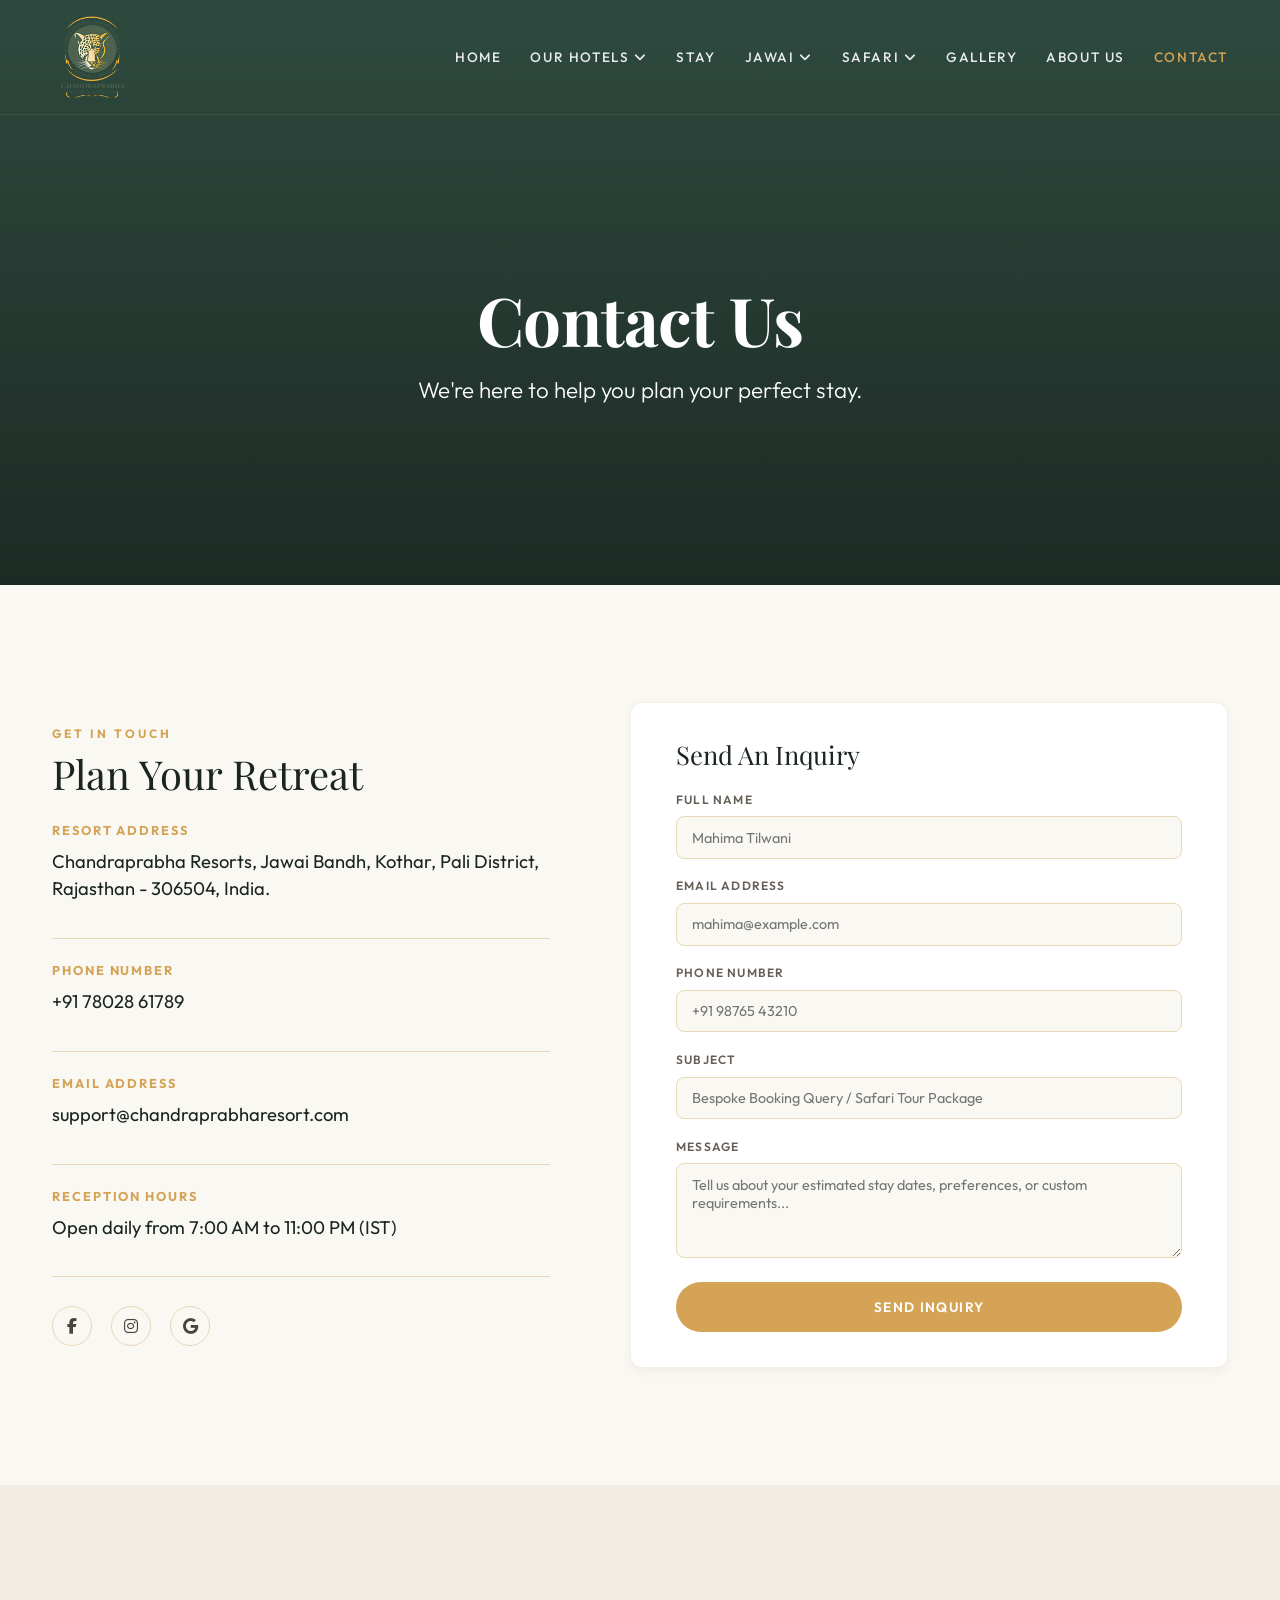
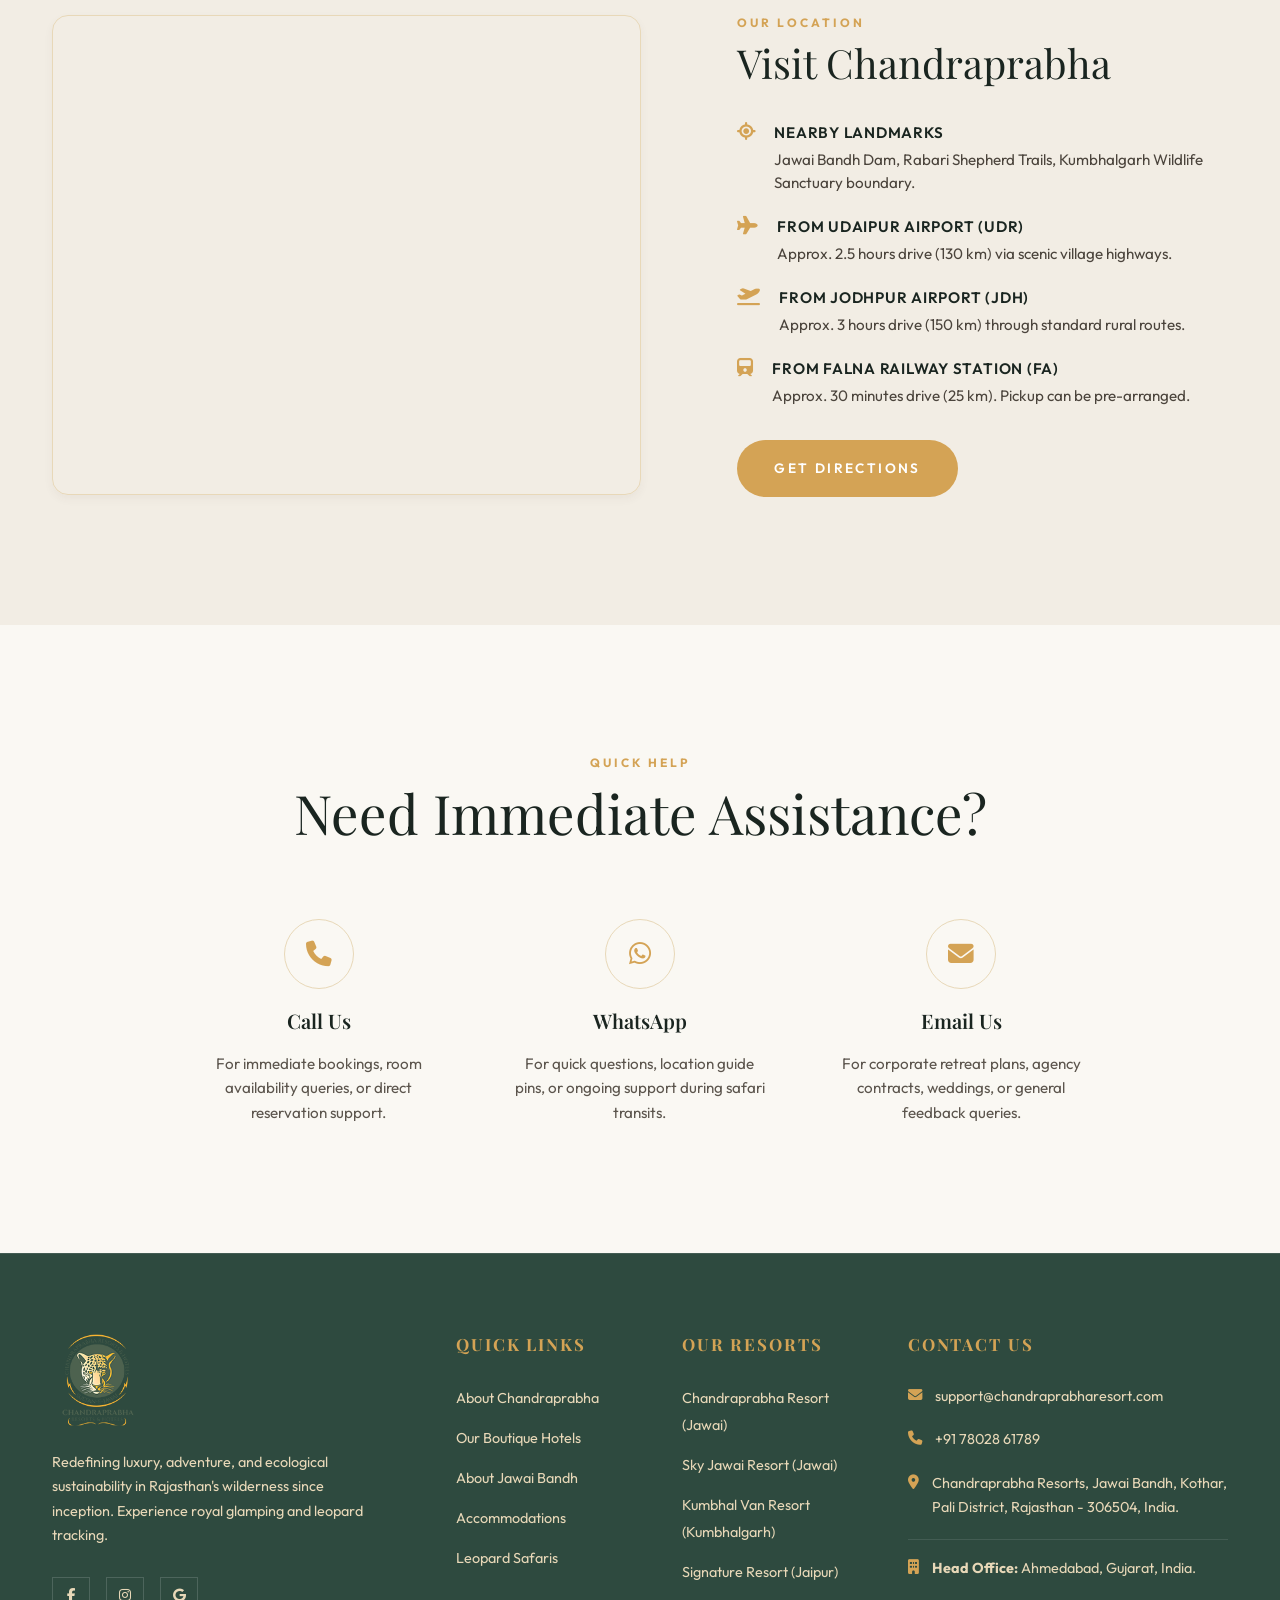
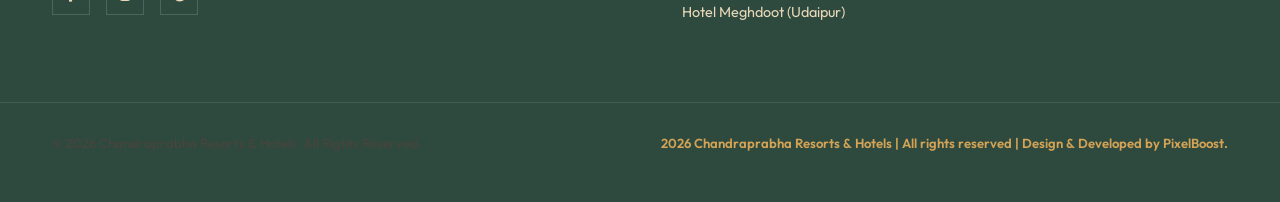
<file: contact.html>
<!DOCTYPE html>
<html lang="en">

<head>
    <meta charset="UTF-8">
    <meta name="viewport" content="width=device-width, initial-scale=1.0">
    <title>Contact Us - Chandraprabha Resorts & Hotels</title>

    <!-- Meta Tags -->
    <meta name="keywords"
        content="contact chandraprabha resort, booking inquiry, jawai resort address, phone number, location map, sustainable luxury stays" />
    <meta name="description"
        content="Get in touch with Chandraprabha Resorts & Hotels. Find our resort address, phone number, Google map location, and send a reservation inquiry." />

    <!-- Google Fonts -->
    <link rel="preconnect" href="https://fonts.googleapis.com">
    <link rel="preconnect" href="https://fonts.gstatic.com" crossorigin>
    <link
        href="https://fonts.googleapis.com/css2?family=Cormorant+Garamond:ital,wght@0,300;0,400;0,500;0,600;0,700;1,300;1,400;1,500;1,600;1,700&family=Outfit:wght@300;400;500;600;700;800&family=Playfair+Display:ital,wght@0,400;0,600;0,700;1,400&display=swap"
        rel="stylesheet">

    <!-- FontAwesome Icons -->
    <link rel="stylesheet" href="https://cdnjs.cloudflare.com/ajax/libs/font-awesome/6.5.2/css/all.min.css"
        integrity="sha512-SnH5WK+bZxgPHs44uWIX+LLJAJ9/2PkPKZ5QiAj6Ta86w+fsb2TkcmfRyVX3pBnMFcV7oQPJkl9QevSCWr3W6A=="
        crossorigin="anonymous" referrerpolicy="no-referrer" />

    <!-- Custom CSS Styles -->
    <link rel="stylesheet" href="style.css">
    <link rel="stylesheet" href="contact.css">
</head>

<body class="contact-destination-page">

    <!-- Header / Navbar -->
    <header class="site-header">
        <div class="main-nav-container">
            <div class="container flex-between">
                <div class="logo">
                    <a href="index.html">
                        <img src="images/chandraprabha-logo.png" alt="Chandraprabha Resorts Logo" class="logo-img">
                    </a>
                </div>

                <nav class="navbar" id="navbar">
                    <ul class="nav-menu">
                        <li><a href="index.html#home" class="nav-link">Home</a></li>
                        <li class="dropdown">
                            <a href="hotels.html" class="nav-link dropdown-toggle">Our Hotels <i
                                    class="fa fa-angle-down"></i></a>
                            <ul class="dropdown-menu">
                                <li><a href="hotels.html#chandraprabha-resort">Chandraprabha Resort</a></li>
                                <li><a href="hotels.html#sky-jawai-resort">Sky Jawai Resort</a></li>
                                <li><a href="hotels.html#kumbhal-van-resort">Kumbhal Van Resort</a></li>
                                <li><a href="hotels.html#signature-resort">Signature Resort</a></li>
                                <li><a href="hotels.html#hotel-meghdoot">Hotel Meghdoot</a></li>
                            </ul>
                        </li>
                        <li><a href="index.html#accommodations" class="nav-link">Stay</a></li>
                        <li class="dropdown">
                            <a href="jawai.html" class="nav-link dropdown-toggle">Jawai <i
                                    class="fa fa-angle-down"></i></a>
                            <ul class="dropdown-menu">
                                <li><a href="jawai.html#essence">Overview</a></li>
                                <li><a href="jawai.html#perspectives">Wildlife</a></li>
                                <li><a href="jawai.html#experiences">Experiences</a></li>
                                <li><a href="jawai.html#seasons">Seasons</a></li>
                                <li><a href="jawai.html#travel-info">Travel Guide</a></li>
                                <li><a href="jawai.html#faq">FAQs</a></li>
                            </ul>
                        </li>
                        <li class="dropdown">
                            <a href="draft_safari.html" class="nav-link dropdown-toggle">Safari <i
                                    class="fa fa-angle-down"></i></a>
                            <ul class="dropdown-menu">
                                <li><a href="draft_safari.html#safari-intro">Wildlife Safari</a></li>
                                <li><a href="draft_safari.html#jawai-experience">The Jawai Experience</a></li>
                                <li><a href="draft_safari.html#safari-experiences">Safari Experiences</a></li>
                                <li><a href="draft_safari.html#wildlife-showcase">Jawai Wildlife</a></li>
                                <li><a href="draft_safari.html#plan-safari">Plan Your Safari</a></li>
                            </ul>
                        </li>
                        <li><a href="gallery.html" class="nav-link">Gallery</a></li>
                        <li><a href="about.html" class="nav-link">About Us</a></li>
                        <li><a href="contact.html" class="nav-link active">Contact</a></li>
                    </ul>
                </nav>
            </div>
        </div>
    </header>

    <!-- HERO SECTION -->
    <section class="contact-hero-banner">
        <div class="contact-hero-bg"
            style="background-image: url('https://images.unsplash.com/photo-1542718610-a1d656d1884c?q=80&w=1600&auto=format&fit=crop8');">
        </div>
        <div class="contact-hero-overlay"></div>

        <div class="container">
            <div class="contact-hero-content">
                <h1>Contact Us</h1>
                <p>We're here to help you plan your perfect stay.</p>
            </div>
        </div>
    </section>

    <!-- SECTION 1 — GET IN TOUCH -->
    <section class="contact-section bg-light-cream contact-section-get-in-touch">
        <div class="container">
            <div class="get-in-touch-grid">
                <!-- Left Column: Contact info -->
                <div class="contact-editorial-info">
                    <div>
                        <span class="contact-eyebrow">GET IN TOUCH</span>
                        <h2 class="contact-heading">Plan Your Retreat</h2>
                    </div>

                    <div class="contact-info-item">
                        <span class="contact-info-label">Resort Address</span>
                        <p class="contact-info-value">Chandraprabha Resorts, Jawai Bandh, Kothar, Pali District,
                            Rajasthan - 306504, India.</p>
                    </div>

                    <div class="contact-info-item">
                        <span class="contact-info-label">Phone Number</span>
                        <p class="contact-info-value"><a href="tel:+917802861789">+91 78028 61789</a></p>
                    </div>

                    <div class="contact-info-item">
                        <span class="contact-info-label">Email Address</span>
                        <p class="contact-info-value"><a
                                href="mailto:support@chandraprabharesort.com">support@chandraprabharesort.com</a></p>
                    </div>

                    <div class="contact-info-item">
                        <span class="contact-info-label">Reception Hours</span>
                        <p class="contact-info-value">Open daily from 7:00 AM to 11:00 PM (IST)</p>
                    </div>

                    <div class="contact-social-icons">
                        <a href="https://www.facebook.com/profile.php?id=61554737843110" target="_blank"
                            class="contact-social-link"><i class="fab fa-facebook-f"></i></a>
                        <a href="https://www.instagram.com/chandraprabharesorts_jawai/" target="_blank"
                            class="contact-social-link"><i class="fab fa-instagram"></i></a>
                        <a href="https://g.co/kgs/aW9tJNs" target="_blank" class="contact-social-link"><i
                                class="fab fa-google"></i></a>
                    </div>
                </div>

                <!-- Right Column: Premium Form -->
                <div class="contact-form-container">
                    <h3 class="contact-form-title">Send An Inquiry</h3>
                    <form id="contact-inquiry-form" class="contact-form-grid">
                        <div class="contact-form-group">
                            <label for="contact-name">Full Name</label>
                            <input type="text" id="contact-name" placeholder="Mahima Tilwani" required>
                        </div>
                        <div class="contact-form-group">
                            <label for="contact-email">Email Address</label>
                            <input type="email" id="contact-email" placeholder="mahima@example.com" required>
                        </div>
                        <div class="contact-form-group">
                            <label for="contact-phone">Phone Number</label>
                            <input type="tel" id="contact-phone" placeholder="+91 98765 43210" required>
                        </div>
                        <div class="contact-form-group">
                            <label for="contact-subject">Subject</label>
                            <input type="text" id="contact-subject"
                                placeholder="Bespoke Booking Query / Safari Tour Package" required>
                        </div>
                        <div class="contact-form-group">
                            <label for="contact-message">Message</label>
                            <textarea id="contact-message"
                                placeholder="Tell us about your estimated stay dates, preferences, or custom requirements..."
                                required></textarea>
                        </div>
                        <button type="submit" class="btn btn-primary contact-submit-btn">Send Inquiry</button>
                    </form>
                </div>
            </div>
        </div>
    </section>

    <!-- SECTION 2 — VISIT CHANDRAPRABHA -->
    <section class="contact-section bg-sand">
        <div class="container">
            <div class="visit-chandraprabha-grid">
                <!-- Left: Rounded Map -->
                <div class="map-container-wrapper">
                    <iframe
                        src="https://www.google.com/maps/embed?pb=!1m18!1m12!1m3!1d14392.355152391216!2d73.15582315!3d25.1018861!2m3!1f0!2f0!3f0!3m2!1i1024!2i768!4f13.1!3m3!1m2!1s0x3942ef3be5b6a715%3A0xc345ee3df767ee83!2sChandraprabha%20Resorts!5e0!3m2!1sen!2sin!4v1714856000000!5m2!1sen!2sin"
                        allowfullscreen="" loading="lazy" referrerpolicy="no-referrer-when-downgrade"></iframe>
                </div>

                <!-- Right: Location Details -->
                <div class="location-details-col">
                    <div>
                        <span class="contact-eyebrow">OUR LOCATION</span>
                        <h2 class="contact-heading">Visit Chandraprabha</h2>
                    </div>

                    <ul class="travel-times-list">
                        <li class="travel-time-item">
                            <i class="fa-solid fa-location-crosshairs travel-time-icon"></i>
                            <div class="travel-time-text">
                                <strong>Nearby Landmarks</strong>
                                <span>Jawai Bandh Dam, Rabari Shepherd Trails, Kumbhalgarh Wildlife Sanctuary
                                    boundary.</span>
                            </div>
                        </li>
                        <li class="travel-time-item">
                            <i class="fa-solid fa-plane travel-time-icon"></i>
                            <div class="travel-time-text">
                                <strong>From Udaipur Airport (UDR)</strong>
                                <span>Approx. 2.5 hours drive (130 km) via scenic village highways.</span>
                            </div>
                        </li>
                        <li class="travel-time-item">
                            <i class="fa-solid fa-plane-departure travel-time-icon"></i>
                            <div class="travel-time-text">
                                <strong>From Jodhpur Airport (JDH)</strong>
                                <span>Approx. 3 hours drive (150 km) through standard rural routes.</span>
                            </div>
                        </li>
                        <li class="travel-time-item">
                            <i class="fa-solid fa-train travel-time-icon"></i>
                            <div class="travel-time-text">
                                <strong>From Falna Railway Station (FA)</strong>
                                <span>Approx. 30 minutes drive (25 km). Pickup can be pre-arranged.</span>
                            </div>
                        </li>
                    </ul>

                    <a href="https://www.google.com/maps/dir/?api=1&destination=Chandraprabha+Resorts,+Jawai+Bandh,+Kothar,+Rajasthan"
                        target="_blank" class="btn btn-primary" style="align-self: flex-start;">Get Directions</a>
                </div>
            </div>
        </div>
    </section>

    <!-- SECTION 3 — NEED IMMEDIATE ASSISTANCE -->
    <section class="contact-section bg-light-cream">
        <div class="container">
            <div class="assistance-centered-content">
                <span class="contact-eyebrow">QUICK HELP</span>
                <h2>Need Immediate Assistance?</h2>

                <div class="assistance-grid">
                    <!-- Option 1: Call -->
                    <div class="assistance-item">
                        <a href="tel:+917802861789" class="assistance-icon-link"><i class="fa-solid fa-phone"></i></a>
                        <h4 class="assistance-item-title">Call Us</h4>
                        <p class="assistance-item-desc">For immediate bookings, room availability queries, or direct
                            reservation support.</p>
                    </div>

                    <!-- Option 2: WhatsApp -->
                    <div class="assistance-item">
                        <a href="https://wa.me/917802861789" target="_blank" class="assistance-icon-link"><i
                                class="fa-brands fa-whatsapp"></i></a>
                        <h4 class="assistance-item-title">WhatsApp</h4>
                        <p class="assistance-item-desc">For quick questions, location guide pins, or ongoing support
                            during safari transits.</p>
                    </div>

                    <!-- Option 3: Email -->
                    <div class="assistance-item">
                        <a href="mailto:support@chandraprabharesort.com" class="assistance-icon-link"><i
                                class="fa-solid fa-envelope"></i></a>
                        <h4 class="assistance-item-title">Email Us</h4>
                        <p class="assistance-item-desc">For corporate retreat plans, agency contracts, weddings, or
                            general feedback queries.</p>
                    </div>
                </div>
            </div>
        </div>
    </section>

    <!-- Success Modal -->
    <div id="success-modal" class="modal">
        <div class="modal-content glassmorphism">
            <span class="close-modal">&times;</span>
            <div class="modal-icon"><i class="fa-solid fa-circle-check"></i></div>
            <h2>Request Submitted Successfully!</h2>
            <p>Thank you for reaching out to Chandraprabha Resorts. Our reservation manager will contact you at your
                phone number and email shortly with tailored packages and custom pricing.</p>
            <button class="btn btn-primary close-modal-btn">Great, thank you</button>
        </div>
    </div>

    <!-- Homepage Booking Modal (Booking modal for direct links click verification) -->
    <div id="homepage-booking-modal" class="hotels-modal">
        <div class="hotels-modal-content">
            <div class="hotels-modal-header">
                <h3>Bespoke Stay Inquiry</h3>
                <p>Begin planning your journey across our luxury boutique collections.</p>
                <button class="homepage-modal-close" aria-label="Close Modal"
                    style="position: absolute; top: 1.8rem; right: 2.4rem; background: transparent; border: none; color: var(--text-light-muted); font-size: 1.5rem; cursor: pointer;">&times;</button>
            </div>
            <div class="hotels-modal-body">
                <form id="homepage-booking-form" class="hotels-booking-form">
                    <div class="hotels-form-row">
                        <div class="hotels-form-group">
                            <label for="home-book-name">Your Full Name</label>
                            <input type="text" id="home-book-name" placeholder="Mahima Tilwani" required>
                        </div>
                        <div class="hotels-form-group">
                            <label for="home-book-email">Email Address</label>
                            <input type="email" id="home-book-email" placeholder="mahima@example.com" required>
                        </div>
                    </div>

                    <div class="hotels-form-row">
                        <div class="hotels-form-group">
                            <label for="home-book-phone">Phone Number</label>
                            <input type="tel" id="home-book-phone" placeholder="+91 98765 43210" required>
                        </div>
                        <div class="hotels-form-group">
                            <label for="home-book-property">Preferred Property</label>
                            <select id="home-book-property" required>
                                <option value="" disabled selected>Select a stay collection</option>
                                <option value="chandraprabha-resort">Chandraprabha Resort (Jawai)</option>
                                <option value="sky-jawai-resort">Sky Jawai Resort (Jawai)</option>
                                <option value="kumbhal-van-resort">Kumbhal Van Resort (Kumbhalgarh)</option>
                                <option value="signature-resort">Signature Resort, Jaipur (Royal Heritage)</option>
                                <option value="hotel-meghdoot">Hotel Meghdoot, Udaipur (City Comfort)</option>
                            </select>
                        </div>
                    </div>

                    <div class="hotels-form-row">
                        <div class="hotels-form-group">
                            <label for="home-book-checkin">Estimated Check-In</label>
                            <input type="date" id="home-book-checkin" required>
                        </div>
                        <div class="hotels-form-group">
                            <label for="home-book-checkout">Estimated Check-Out</label>
                            <input type="date" id="home-book-checkout" required>
                        </div>
                    </div>

                    <div class="hotels-form-row">
                        <div class="hotels-form-group">
                            <label for="home-book-guests">Guests</label>
                            <select id="home-book-guests" required>
                                <option value="1">1 Guest</option>
                                <option value="2" selected>2 Guests</option>
                                <option value="3">3 Guests</option>
                                <option value="4+">4+ Guests</option>
                            </select>
                        </div>
                        <div class="hotels-form-group">
                            <label for="home-book-requests">Safari or Stay Preferences</label>
                            <input type="text" id="home-book-requests"
                                placeholder="Photography gears, Rabari walks, dietary needs">
                        </div>
                    </div>

                    <div class="hotels-form-group full-width" style="margin-top: 1rem;">
                        <button type="submit" class="btn btn-primary home-submit-btn"
                            style="width: 100%; padding: 1rem;">Submit Inquiry</button>
                    </div>
                </form>
            </div>
        </div>
    </div>

    <!-- Footer Section -->
    <footer class="site-footer">
        <div class="container footer-grid">
            <!-- Footer col 1 -->
            <div class="footer-col brand-col">
                <img src="images/chandraprabha-logo.png" alt="Chandraprabha Logo" class="footer-logo">
                <p>Redefining luxury, adventure, and ecological sustainability in Rajasthan's wilderness since
                    inception. Experience royal glamping and leopard tracking.</p>
                <div class="footer-socials">
                    <a href="https://www.facebook.com/profile.php?id=61554737843110" target="_blank"><i
                            class="fab fa-facebook-f"></i></a>
                    <a href="https://www.instagram.com/chandraprabharesorts_jawai/" target="_blank"><i
                            class="fab fa-instagram"></i></a>
                    <a href="https://g.co/kgs/aW9tJNs" target="_blank"><i class="fab fa-google"></i></a>
                </div>
            </div>

            <!-- Footer col 2 -->
            <div class="footer-col">
                <h4>Quick Links</h4>
                <ul class="footer-links">
                    <li><a href="index.html#about">About Chandraprabha</a></li>
                    <li><a href="hotels.html">Our Boutique Hotels</a></li>
                    <li><a href="jawai.html">About Jawai Bandh</a></li>
                    <li><a href="index.html#accommodations">Accommodations</a></li>
                    <li><a href="draft_safari.html">Leopard Safaris</a></li>
                </ul>
            </div>

            <!-- Footer col 3 -->
            <div class="footer-col">
                <h4>Our Resorts</h4>
                <ul class="footer-links">
                    <li><a href="hotels.html#chandraprabha-resort">Chandraprabha Resort (Jawai)</a></li>
                    <li><a href="hotels.html#sky-jawai-resort">Sky Jawai Resort (Jawai)</a></li>
                    <li><a href="hotels.html#kumbhal-van-resort">Kumbhal Van Resort (Kumbhalgarh)</a></li>
                    <li><a href="hotels.html#signature-resort">Signature Resort (Jaipur)</a></li>
                    <li><a href="hotels.html#hotel-meghdoot">Hotel Meghdoot (Udaipur)</a></li>
                </ul>
            </div>

            <!-- Footer col 4 -->
            <div class="footer-col contact-col">
                <h4>Contact Us</h4>
                <p class="contact-item"><i class="fa-solid fa-envelope"></i> <a
                        href="mailto:support@chandraprabharesort.com">support@chandraprabharesort.com</a></p>
                <p class="contact-item"><i class="fa-solid fa-phone"></i> <a href="tel:+917802861789">+91 78028
                        61789</a></p>
                <p class="contact-item"><i class="fa-solid fa-location-dot"></i> <span>Chandraprabha Resorts, Jawai
                        Bandh, Kothar, Pali District, Rajasthan - 306504, India.</span></p>
                <p class="contact-item head-office"><i class="fa-solid fa-building"></i> <span><strong>Head
                            Office:</strong> Ahmedabad, Gujarat, India.</span></p>
            </div>
        </div>

        <div class="footer-bottom">
            <div class="container flex-between">
                <p>&copy; 2026 Chandraprabha Resorts & Hotels. All Rights Reserved.</p>
                <p class="credits">2026 Chandraprabha Resorts & Hotels | All rights reserved | Design & Developed by
                    <a href="https://pixelboost.in">PixelBoost.</a>
                </p>
            </div>
        </div>
    </footer>

    <!-- Core Scripts -->
    <script src="script.js"></script>
    <script src="contact.js"></script>
</body>

</html>
</file>
<file: style.css>
/* ==========================================================================
   CHANDRAPRABHA RESORTS & HOTELS - CUSTOMIZED STYLESHEET
   Aesthetic: Desert Luxury / Golden Yellow & Sand
   ========================================================================== */

/* --- Custom Properties / Design System --- */
:root {
    --bg-dark: #2E4A3F;           /* Forest Green (Brand Theme Accent) */
    --bg-dark-accent: #262019;    /* Dark Charcoal Gold */
    --bg-light: #F2EDE4;          /* Bone White */
    --bg-light-accent: #FAF8F3;   /* Warm Ivory */
    
    /* Golden Yellow Theme replacing green */
    --primary: #D4A355;           /* Safari Gold */
    --primary-hover: #C4903A;     /* Golden Tan */
    --primary-rgb: 212, 163, 85;
    
    --secondary: #C4903A;         /* Golden Tan */
    --accent: #E5A93C;            /* Golden Yellow */
    --accent-hover: #C4903A;
    --accent-rgb: 229, 169, 60;
    
    --white: #FFFFFF;
    --hero-overlay: rgba(0, 0, 0, 0.35);
    --card-bg: #FFFFFF;
    --border-color: #E8D8B8;      /* Soft Sand */
    
    /* Typography */
    --font-heading: 'Playfair Display', Georgia, serif;
    --font-body: 'Outfit', sans-serif;
    
    /* Text colors */
    --text-dark: #4B443C;         /* Charcoal Brown */
    --text-headings: #1A2520;     /* Forest Shadow */
    --text-light: #FFFFFF;
    --text-light-muted: #E8D8B8;  /* Soft Sand */
    
    /* Shadows & Transitions */
    --shadow-sm: 0 4px 10px rgba(75, 68, 60, 0.05);
    --shadow-md: 0 10px 30px rgba(26, 37, 32, 0.08);
    --shadow-lg: 0 20px 50px rgba(26, 37, 32, 0.15);
    --transition-smooth: all 0.5s cubic-bezier(0.16, 1, 0.3, 1);
    --transition-fast: all 0.25s cubic-bezier(0.16, 1, 0.3, 1);
}

/* --- Base & Reset --- */
* {
    margin: 0;
    padding: 0;
    box-sizing: border-box;
}

html {
    scroll-behavior: smooth;
    font-size: 16px;
    -webkit-font-smoothing: antialiased;
}

body {
    font-family: var(--font-body);
    font-size: 1rem;
    line-height: 1.7;
    color: var(--text-dark);
    background-color: var(--bg-light);
    overflow-x: hidden;
}

h1, h2, h3, h4, h5, h6 {
    font-family: var(--font-heading);
    color: var(--text-headings);
    font-weight: 700;
    line-height: 1.25;
}

p {
    margin-bottom: 1.2rem;
    font-weight: 400;
    color: var(--text-dark);
}

a {
    text-decoration: none;
    color: inherit;
    transition: var(--transition-fast);
}

img {
    max-width: 100%;
    height: auto;
    display: block;
}

ul {
    list-style: none;
}

/* --- Utility Classes --- */
.container {
    width: 100%;
    max-width: 1240px;
    margin: 0 auto;
    padding: 0 2rem;
}

.flex-between {
    display: flex;
    justify-content: space-between;
    align-items: center;
}

.grid-2 {
    display: grid;
    grid-template-columns: repeat(2, 1fr);
    gap: 3rem;
}

.grid-3 {
    display: grid;
    grid-template-columns: repeat(3, 1fr);
    gap: 1.5rem; /* Reduced gap */
}

.grid-4 {
    display: grid;
    grid-template-columns: repeat(4, 1fr);
    gap: 1.5rem;
}

.py-large {
    padding: 6rem 0;
}

.py-small-section {
    padding: 3rem 0;
}

/* Viewport height section for Highlights */
.full-height-section {
    min-height: 100vh;
    display: flex;
    align-items: center;
    justify-content: center;
    box-sizing: border-box;
}

.mt-large {
    margin-top: 3rem;
}

.mt-medium {
    margin-top: 1.5rem;
}

.text-center {
    text-align: center;
}

.align-center {
    align-items: center;
}

.section-bg-dark {
    background-color: var(--bg-dark);
    color: var(--text-light);
}

.section-bg-dark h1,
.section-bg-dark h2,
.section-bg-dark h3,
.section-bg-dark p {
    color: var(--text-light);
}

.section-bg-dark p {
    color: var(--text-light-muted);
}

.text-accent {
    color: var(--primary) !important;
}

/* --- Section Header Styles --- */
.section-header {
    margin-bottom: 3.5rem;
}

.sub-title {
    font-family: var(--font-body);
    font-size: 0.85rem;
    font-weight: 700;
    text-transform: uppercase;
    letter-spacing: 0.25rem;
    color: var(--primary);
    display: block;
    margin-bottom: 0.75rem;
}

.section-bg-dark .sub-title {
    color: var(--accent);
}

.section-header h2 {
    font-size: 2.5rem;
    margin-bottom: 1rem;
    color: var(--text-headings);
}

.accent-line {
    width: 60px;
    height: 3px;
    background-color: var(--primary);
    margin-bottom: 1.5rem;
}

.section-bg-dark .accent-line {
    background-color: var(--accent);
}

.accent-line.center {
    margin-left: auto;
    margin-right: auto;
}

.section-desc {
    max-width: 650px;
    margin: 0 auto;
    font-size: 1.1rem;
    color: var(--text-dark);
}

/* --- Button Styles (Elliptical Shape) --- */
.btn {
    display: inline-flex;
    align-items: center;
    justify-content: center;
    padding: 0.95rem 2.2rem;
    font-family: var(--font-body);
    font-size: 0.85rem;
    font-weight: 600;
    text-transform: uppercase;
    letter-spacing: 0.15rem;
    border-radius: 50px; /* ellipse/pill shape */
    border: 2px solid transparent;
    cursor: pointer;
    transition: var(--transition-fast);
}

.btn-primary {
    background-color: var(--primary);
    color: var(--white);
}

.btn-primary:hover {
    background-color: var(--primary-hover);
    transform: translateY(-2px);
    box-shadow: 0 10px 20px rgba(var(--primary-rgb), 0.2);
}

.btn-accent {
    background-color: var(--accent);
    color: var(--white);
}

.btn-accent:hover {
    background-color: var(--accent-hover);
    transform: translateY(-2px);
    box-shadow: 0 10px 20px rgba(var(--accent-rgb), 0.2);
}

.btn-outline {
    background-color: transparent;
    border-color: var(--white);
    color: var(--white);
}

.btn-outline:hover {
    background-color: var(--white);
    color: var(--bg-dark);
    transform: translateY(-2px);
}

.btn-primary-link {
    font-family: var(--font-body);
    font-size: 0.85rem;
    font-weight: 700;
    text-transform: uppercase;
    letter-spacing: 0.1rem;
    color: var(--primary);
    display: inline-flex;
    align-items: center;
    gap: 0.5rem;
}

.btn-primary-link i {
    transition: transform 0.25s ease;
}

.btn-primary-link:hover {
    color: var(--primary-hover);
}

.btn-primary-link:hover i {
    transform: translateX(5px);
}

.btn-block {
    display: flex;
    width: 100%;
}

.btn-sm {
    padding: 0.6rem 1.4rem;
    font-size: 0.75rem;
}

/* --- Header / Navbar --- */
.site-header {
    position: absolute;
    top: 0;
    left: 0;
    width: 100%;
    z-index: 1000;
    transition: var(--transition-smooth);
}

/* Main Nav Container padding adjusted for larger logo size */
.main-nav-container {
    padding: 1rem 0; 
    transition: var(--transition-smooth);
    border-bottom: 1px solid rgba(255,255,255,0.08);
}

/* ── Sticky: white navbar with earthy-green text ── */
.site-header.sticky {
    position: fixed;
    top: 0;
    background-color: #ffffff;
    box-shadow: 0 2px 20px rgba(26, 37, 32, 0.10);
}

.site-header.sticky .main-nav-container {
    padding: 0.5rem 0;
    background-color: rgba(255, 255, 255, 0.97);
    backdrop-filter: blur(12px);
    border-bottom: 1px solid rgba(44, 59, 46, 0.10);
}

.logo-img {
    height: 82px; /* Increased logo size further */
    width: auto;
    display: block;
    transition: var(--transition-smooth);
}

.site-header.sticky .logo-img {
    height: 60px; /* Increased sticky logo size */
}

/* Nav Menu */
.nav-menu {
    display: flex;
    gap: 1.8rem;
}

.nav-link {
    font-family: var(--font-body);
    font-size: 0.85rem;
    font-weight: 500;
    text-transform: uppercase;
    letter-spacing: 0.1rem;
    color: rgba(255, 255, 255, 0.9);
    padding: 0.5rem 0;
    position: relative;
    transition: color 0.25s ease;
}

/* Underline hover effect removed */
.nav-link::after {
    display: none !important;
}

.nav-link:hover, .nav-link.active {
    color: var(--primary);
}

/* Sticky state — earthy green matching logo */
.site-header.sticky .nav-link {
    color: #2C3B2E;   /* earthy forest green — logo palette */
}

.site-header.sticky .nav-link:hover,
.site-header.sticky .nav-link.active {
    color: var(--primary);  /* golden on hover stays the same */
}

/* Mobile hamburger bars go dark on white nav */
.site-header.sticky .mobile-nav-toggle .bar {
    background-color: #2C3B2E;
}

/* Dropdown Menu */
.dropdown {
    position: relative;
}

.dropdown-menu {
    position: absolute;
    top: 100%;
    left: 50%;
    transform: translateX(-50%) translateY(20px);
    background-color: var(--bg-dark);
    border: 1px solid rgba(255,255,255,0.1);
    min-width: 220px;
    opacity: 0;
    visibility: hidden;
    transition: var(--transition-fast);
    box-shadow: var(--shadow-lg);
    z-index: 100;
    padding: 0.75rem 0;
}

.dropdown:hover .dropdown-menu {
    opacity: 1;
    visibility: visible;
    transform: translateX(-50%) translateY(5px);
}

.dropdown-menu a {
    display: block;
    padding: 0.6rem 1.5rem;
    font-size: 0.8rem;
    font-weight: 500;
    text-transform: uppercase;
    letter-spacing: 0.08rem;
    color: rgba(255,255,255,0.8);
}

.dropdown-menu a:hover {
    background-color: rgba(212, 163, 85, 0.1);
    color: var(--primary);
}

/* Sticky dropdown — white bg, earthy green text */
.site-header.sticky .dropdown-menu {
    background-color: #ffffff;
    border: 1px solid rgba(44, 59, 46, 0.12);
    box-shadow: 0 8px 30px rgba(26, 37, 32, 0.10);
}

.site-header.sticky .dropdown-menu a {
    color: #2C3B2E;
}

.site-header.sticky .dropdown-menu a:hover {
    background-color: rgba(212, 163, 85, 0.08);
    color: var(--primary);
}

.nav-action {
    display: flex;
    align-items: center;
    gap: 1.5rem;
}

/* Mobile Nav Toggle */
.mobile-nav-toggle {
    display: none;
    flex-direction: column;
    justify-content: space-between;
    width: 26px;
    height: 19px;
    background: transparent;
    border: none;
    cursor: pointer;
    padding: 0;
    z-index: 1100;
}

.mobile-nav-toggle .bar {
    width: 100%;
    height: 2px;
    background-color: #fff;
    transition: var(--transition-fast);
}

/* --- Hero Slider (Constant Centered Text Layout) --- */
.hero-slider-section {
    position: relative;
    height: 100vh;
    min-height: 650px;
    overflow: hidden;
}

.hero-slider {
    position: relative;
    height: 100%;
    width: 100%;
}

.hero-slide {
    position: absolute;
    top: 0;
    left: 0;
    width: 100%;
    height: 100%;
    background-size: cover;
    background-position: center;
    background-repeat: no-repeat;
    opacity: 0;
    visibility: hidden;
    transition: opacity 0.3s cubic-bezier(0.4, 0, 0.2, 1), visibility 0.3s; /* Smooth 0.3s transition */
    display: flex;
    align-items: center;
    z-index: 1;
}

.hero-slide.active {
    opacity: 1;
    visibility: visible;
    z-index: 2;
}

/* Constant text overlay styled in center of slider */
.hero-overlay-container {
    position: absolute;
    top: 0;
    left: 0;
    width: 100%;
    height: 100%;
    display: flex;
    align-items: center;
    justify-content: center;
    z-index: 5;
}

.hero-content {
    color: var(--white);
    max-width: 900px;
    padding: 0 2rem;
    display: flex;
    flex-direction: column;
    align-items: center;
    justify-content: center;
    text-align: center;
}

.hero-badge {
    font-size: 0.85rem;
    font-weight: 700;
    text-transform: uppercase;
    letter-spacing: 0.3rem;
    color: var(--primary);
    margin-bottom: 1.2rem;
    display: block;
    line-height: 1.2;
}

.hero-content h1 {
    font-size: clamp(2rem, 5.5vw, 4.5rem);
    color: var(--white);
    line-height: 1.15;
    margin-top: 0.5rem;
    margin-bottom: 1.5rem;
    word-wrap: break-word;
    overflow-wrap: break-word;
}

.hero-content h1 span {
    font-style: italic;
    color: var(--primary);
}

.hero-content p {
    font-size: clamp(0.95rem, 1.8vw, 1.15rem);
    color: rgba(255, 255, 255, 0.9);
    max-width: 700px;
    margin-bottom: 2.5rem;
    line-height: 1.6;
}

.hero-buttons {
    display: flex;
    justify-content: center;
    gap: 1.5rem;
    width: 100%;
}

/* Slider Controls */
.slider-nav {
    position: absolute;
    bottom: 4rem;
    right: 2rem;
    display: flex;
    gap: 0.75rem;
    z-index: 10;
}

.slider-btn {
    width: 46px;
    height: 46px;
    border-radius: 0;
    border: 1px solid rgba(255,255,255,0.25);
    background-color: rgba(26, 37, 32, 0.4);
    color: var(--white);
    cursor: pointer;
    display: flex;
    align-items: center;
    justify-content: center;
    transition: var(--transition-fast);
}

.slider-btn:hover {
    background-color: var(--primary);
    border-color: var(--primary);
}

/* Slider Pagination Dots */
.slider-dots {
    position: absolute;
    bottom: 4rem;
    left: 2rem;
    display: flex;
    gap: 0.6rem;
    z-index: 10;
}

.slider-dots .dot {
    width: 10px;
    height: 10px;
    border-radius: 50%;
    background-color: rgba(255,255,255,0.3);
    cursor: pointer;
    transition: var(--transition-fast);
}

.slider-dots .dot.active {
    background-color: var(--primary);
    transform: scale(1.3);
}

/* ============================================================
   HERO VIDEO SECTION
   ============================================================ */
.hero-video-section {
    position: relative;
    width: 100%;
    height: 100vh;
    min-height: 600px;
    overflow: hidden;
}

/* Full-cover video container */
.video-background-container {
    position: absolute;
    inset: 0;
    z-index: 0;
}

.video-background-container video {
    width: 100%;
    height: 100%;
    object-fit: cover;
    object-position: center;
    display: block;
}

/* Gradient overlay — darker at bottom so text pops */
.video-overlay {
    position: absolute;
    inset: 0;
    background: linear-gradient(
        to bottom,
        rgba(26, 37, 32, 0.10) 0%,
        rgba(26, 37, 32, 0.08) 40%,
        rgba(26, 37, 32, 0.72) 100%
    );
    z-index: 1;
}

/* Content block — pinned to bottom-center inside video */
.hero-video-content {
    position: absolute;
    bottom: 5.5rem;
    left: 0;
    right: 0;
    z-index: 5;
    text-align: center;
    padding: 0 2rem;
    display: flex;
    flex-direction: column;
    align-items: center;
    gap: 1.4rem;
}

/* Title in theme golden-yellow */
.hero-video-title {
    font-family: var(--font-heading);
    font-size: clamp(1.8rem, 4vw, 3.6rem);
    font-weight: 700;
    color: var(--primary);          /* Safari Gold — matches theme */
    line-height: 1.2;
    letter-spacing: 0.02em;
    text-shadow: 0 2px 24px rgba(0, 0, 0, 0.55);
    margin: 0;
}

/* Hero buttons row (Explore sits just below title) */
.hero-buttons {
    display: flex;
    justify-content: center;
    gap: 1.2rem;
}

/* ─── Video Controls: bottom-left, transparent / frosted glass ─── */
.video-controls {
    position: absolute;
    bottom: 2rem;
    left: 2rem;
    z-index: 10;
    display: flex;
    gap: 0.55rem;
    align-items: center;
}

.video-control-btn {
    width: 38px;
    height: 38px;
    border-radius: 50%;
    background-color: rgba(255, 255, 255, 0.10);
    border: 1px solid rgba(255, 255, 255, 0.22);
    color: rgba(255, 255, 255, 0.82);
    cursor: pointer;
    display: flex;
    align-items: center;
    justify-content: center;
    font-size: 0.88rem;
    transition: var(--transition-fast);
    backdrop-filter: blur(8px);
    -webkit-backdrop-filter: blur(8px);
    padding: 0;
    outline: none;
}

.video-control-btn:hover {
    background-color: rgba(212, 163, 85, 0.28);
    border-color: var(--primary);
    color: var(--primary);
}

/* Responsive */
@media (max-width: 768px) {
    .hero-video-content {
        bottom: 4rem;
    }
    .hero-video-title {
        font-size: clamp(1.5rem, 6vw, 2.4rem);
    }
    .video-controls {
        bottom: 1.2rem;
        left: 1.2rem;
    }
}

/* --- Highlights Section --- */
.highlights-section {
    background-color: var(--bg-light-accent);
    border-bottom: 1px solid var(--border-color);
}

.highlight-card {
    background-color: var(--white);
    border: 1px solid var(--border-color);
    box-shadow: var(--shadow-sm);
    transition: var(--transition-smooth);
    display: flex;
    flex-direction: column;
    overflow: hidden;
}

.highlight-card:hover {
    transform: translateY(-5px);
    box-shadow: var(--shadow-md);
}

.highlight-img-wrapper {
    width: 100%;
    height: 220px; /* Slightly taller for full screen balance */
    overflow: hidden;
}

.highlight-img {
    width: 100%;
    height: 100%;
    object-fit: cover;
    transition: transform 0.6s ease;
}

.highlight-card:hover .highlight-img {
    transform: scale(1.05);
}

.highlight-content {
    padding: 1.8rem;
}

.highlight-content h3 {
    font-size: 1.25rem;
    margin-bottom: 0.6rem;
    color: var(--text-headings);
}

.highlight-content p {
    font-size: 0.9rem;
    margin-bottom: 0;
    color: var(--text-dark);
    line-height: 1.5;
}

/* --- Highlights Redesign Section (Two-Column Split) --- */
.highlights-redesign-section {
    background-color: var(--bg-light-accent);
    padding-top: 5rem;
    padding-bottom: 0;
    overflow: hidden;
}

.highlights-section-header {
    margin-bottom: 3.5rem;
}

.highlights-section-header .main-title {
    font-size: clamp(2rem, 3.5vw, 2.8rem);
    color: var(--text-headings);
    margin-bottom: 1rem;
}

.intro-desc-p {
    font-size: 1.05rem;
    color: var(--text-dark);
    max-width: 620px;
    margin: 0 auto;
    line-height: 1.7;
}

.highlight-text-link {
    color: var(--primary);
    font-weight: 600;
}

/* Full-width two-column split container */
.highlights-split-container {
    display: grid;
    grid-template-columns: 1fr 1fr;
    min-height: 540px;
    width: 100%;
    margin-top: 3rem;
}

/* --- Left Column --- */
.highlight-split-left {
    position: relative;
    background-color: var(--bg-light-accent);
    display: flex;
    flex-direction: column;
    align-items: center;
    padding: 0 2rem 0 2rem;
    overflow: hidden;
}

/* Large watermark brand text */
.brand-signature-wrapper {
    width: 100%;
    overflow: hidden;
    margin-bottom: 1rem;
    text-align: center;
}

.brand-signature-text {
    font-family: var(--font-heading);
    font-size: clamp(1.6rem, 3.2vw, 2.8rem);
    font-weight: 300;
    letter-spacing: 0.18em;
    text-transform: uppercase;
    color: transparent;
    -webkit-text-stroke: 1.5px rgba(180, 150, 100, 0.4);
    display: inline-block;
    line-height: 1;
    white-space: nowrap;
    user-select: none;
    width: 100%;
    text-align: center;
}

/* Single image */
.highlight-split-image-container {
    width: 100%;
    flex: 1;
    overflow: hidden;
    max-height: 380px;
}

.highlight-split-image {
    width: 100%;
    height: 100%;
    object-fit: cover;
    object-position: center;
    display: block;
    transition: transform 0.8s ease;
}

.highlight-split-image-container:hover .highlight-split-image {
    transform: scale(1.04);
}

/* --- Right Column --- */
.highlight-split-right {
    background-color: var(--bg-light);
    display: flex;
    align-items: center;
}

.highlight-beige-card {
    padding: 4rem 3.5rem 4rem 3.5rem;
    width: 100%;
}

.card-sub-title {
    font-family: var(--font-body);
    font-size: 0.8rem;
    font-weight: 700;
    text-transform: uppercase;
    letter-spacing: 0.3rem;
    color: var(--primary);
    display: block;
    margin-bottom: 1rem;
}

.card-title {
    font-size: clamp(1.8rem, 3vw, 2.6rem);
    color: var(--text-headings);
    margin-bottom: 1.5rem;
    line-height: 1.2;
}

.highlight-desc-p {
    font-size: 0.95rem;
    color: var(--text-dark);
    line-height: 1.75;
    margin-bottom: 1.2rem;
}

/* Responsive: stack on mobile */
@media (max-width: 900px) {
    .highlights-split-container {
        grid-template-columns: 1fr;
    }

    .highlight-split-left {
        padding: 3rem 2rem;
        min-height: 360px;
    }

    .highlight-split-image-container {
        max-height: 280px;
    }

    .brand-signature-text {
        font-size: 1.4rem;
        letter-spacing: 0.12em;
    }

    .highlight-beige-card {
        padding: 3rem 2rem;
    }
}

/* --- About Section (Light background now) --- */
.about-section {
    background-color: var(--bg-light-accent);
}

.stats-grid {
    display: flex;
    gap: 2.5rem;
    margin-top: 2.5rem;
}

.stat-number {
    font-family: var(--font-heading);
    font-size: 2.5rem;
    font-weight: 700;
    color: var(--primary);
    display: block;
    line-height: 1;
}

.stat-label {
    font-size: 0.85rem;
    text-transform: uppercase;
    letter-spacing: 0.08rem;
    color: var(--text-dark);
}

.image-wrapper-about {
    position: relative;
    height: 480px;
    width: 100%;
}

.img-back {
    position: absolute;
    bottom: 0;
    left: 0;
    width: 75%;
    height: 75%;
    object-fit: cover;
    box-shadow: var(--shadow-md);
}

.img-front {
    position: absolute;
    top: 0;
    right: 0;
    width: 70%;
    height: 75%;
    object-fit: cover;
    border: 6px solid var(--bg-light-accent);
    box-shadow: var(--shadow-lg);
    z-index: 2;
}

/* --- Properties Section (Grid of 5 Hotels, Expanded width & reduced whitespace) --- */
.hotels-grid.compact-grid {
    display: grid;
    grid-template-columns: repeat(6, 1fr);
    gap: 1.2rem; /* Reduced gap/whitespaces between cards */
}

/* Grid item spanning to maximize width */
.hotels-grid.compact-grid .property-card:nth-child(1),
.hotels-grid.compact-grid .property-card:nth-child(2),
.hotels-grid.compact-grid .property-card:nth-child(3) {
    grid-column: span 2;
}

.hotels-grid.compact-grid .property-card:nth-child(4) {
    grid-column: 2 / span 2;
}

.hotels-grid.compact-grid .property-card:nth-child(5) {
    grid-column: 4 / span 2;
}

/* ============================================================
   HOTELS MINIMAL CUSTOM GRID (2 on Row 1, 3 on Row 2)
   ============================================================ */
.hotels-grid-minimal {
    display: grid;
    grid-template-columns: repeat(6, 1fr);
    gap: 2.4rem;
    padding-top: 2.4rem;
    padding-bottom: 4rem;
}

/* Card 1 & 2 span 3 columns each (2 items in row 1) */
.hotels-grid-minimal .hg-card:nth-child(1),
.hotels-grid-minimal .hg-card:nth-child(2) {
    grid-column: span 3;
}

/* Card 3, 4 & 5 span 2 columns each (3 items in row 2) */
.hotels-grid-minimal .hg-card:nth-child(3),
.hotels-grid-minimal .hg-card:nth-child(4),
.hotels-grid-minimal .hg-card:nth-child(5) {
    grid-column: span 2;
}

/* Card 5 alone on row — centered, half-width */
.hg-card-wide {
    grid-column: 1 / -1;
    max-width: 50%;
    justify-self: center;
    width: 100%;
}

.hg-card {
    background: var(--white);
    display: flex;
    flex-direction: column;
    border-bottom: 2px solid transparent;
    transition: border-color 0.3s ease, box-shadow 0.3s ease;
}

.hg-card:hover {
    border-bottom-color: var(--primary);
    box-shadow: 0 6px 28px rgba(26, 37, 32, 0.07);
}

/* Image */
.hg-img {
    position: relative;
    overflow: hidden;
    height: 280px;
    background: var(--bg-dark);
}

.hg-img img {
    width: 100%;
    height: 100%;
    object-fit: cover;
    display: block;
    transition: transform 0.7s ease;
}

.hg-card:hover .hg-img img {
    transform: scale(1.04);
}

/* Tag */
.hg-tag {
    position: absolute;
    top: 1rem;
    left: 0;
    background: var(--primary);
    color: var(--white);
    font-size: 0.68rem;
    font-weight: 700;
    text-transform: uppercase;
    letter-spacing: 0.12rem;
    padding: 0.28rem 0.85rem;
}

/* Body */
.hg-body {
    padding: 1.4rem 1.6rem 1.6rem;
    border-left: 3px solid var(--primary);
    display: flex;
    flex-direction: column;
    gap: 0.45rem;
    flex: 1;
}

.hg-title {
    font-family: var(--font-heading);
    font-size: 1.3rem;
    font-weight: 700;
    color: var(--text-headings);
    margin: 0;
}

.hg-loc {
    font-size: 0.75rem;
    font-weight: 600;
    color: var(--primary);
    text-transform: uppercase;
    letter-spacing: 0.07rem;
    margin: 0;
}

.hg-loc i { margin-right: 0.3rem; }

.hg-desc {
    font-size: 0.85rem;
    color: var(--text-dark);
    line-height: 1.6;
    margin: 0 0 0.5rem;
    flex: 1;
}

/* Responsive */
@media (max-width: 768px) {
    .hotels-grid-minimal { 
        grid-template-columns: 1fr; 
        gap: 1.6rem; 
    }
    .hotels-grid-minimal .hg-card {
        grid-column: auto !important;
    }
    .hg-img { height: 220px; }
}


    position: relative;
    width: 100%;
    padding: 0 0 3.5rem;
    overflow: hidden;          /* hides the overflowing adjacent slides */
    background: var(--bg-light-accent);
}

.hotels-slideshow-viewport {
    overflow: hidden;
    width: 100%;
}

.hotels-slideshow-track {
    display: flex;
    transition: transform 0.65s cubic-bezier(0.25, 0.46, 0.45, 0.94);
    will-change: transform;
}

/* Each slide: 70% of container width, gaps handled by margin */
.hotel-slide {
    flex-shrink: 0;
    width: 70%;
    margin: 0 1.5%;
    opacity: 0.45;
    transform: scale(0.96);
    transition: opacity 0.55s ease, transform 0.55s ease;
    pointer-events: none;
}

.hotel-slide.active {
    opacity: 1;
    transform: scale(1);
    pointer-events: auto;
}

/* Image container */
.hotel-slide-image {
    position: relative;
    overflow: hidden;
    height: 460px;
    background: var(--bg-dark);
}

.hotel-slide-image img {
    width: 100%;
    height: 100%;
    object-fit: cover;
    display: block;
    transition: transform 0.9s ease;
}

.hotel-slide.active .hotel-slide-image img:hover {
    transform: scale(1.03);
}

/* Tag badge */
.hotel-slide-tag {
    position: absolute;
    top: 1.2rem;
    left: 1.2rem;
    background: var(--primary);
    color: var(--white);
    font-size: 0.72rem;
    font-weight: 700;
    text-transform: uppercase;
    letter-spacing: 0.1rem;
    padding: 0.3rem 0.9rem;
}

/* Caption bar below image */
.hotel-slide-caption {
    display: flex;
    justify-content: space-between;
    align-items: center;
    background: var(--white);
    padding: 1.4rem 1.8rem;
    border-left: 3px solid var(--primary);
    gap: 1.5rem;
}

.caption-text h3 {
    font-family: var(--font-heading);
    font-size: 1.5rem;
    color: var(--text-headings);
    margin-bottom: 0.2rem;
    font-weight: 700;
}

.caption-location {
    font-size: 0.82rem;
    color: var(--primary);
    font-weight: 600;
    text-transform: uppercase;
    letter-spacing: 0.06rem;
    margin-bottom: 0.4rem;
}

.caption-location i { margin-right: 0.3rem; }

.caption-desc {
    font-size: 0.88rem;
    color: var(--text-dark);
    line-height: 1.55;
    margin: 0;
    max-width: 520px;
}

.btn-caption-link {
    font-family: var(--font-body);
    font-size: 0.78rem;
    font-weight: 700;
    text-transform: uppercase;
    letter-spacing: 0.12rem;
    color: var(--white);
    background-color: var(--primary);   /* Safari Gold — matches logo */
    display: inline-flex;
    align-items: center;
    gap: 0.5rem;
    white-space: nowrap;
    padding: 0.65rem 1.2rem;
    border: 2px solid var(--primary);
    transition: background-color 0.22s ease, color 0.22s ease, border-color 0.22s ease;
    flex-shrink: 0;
}

.btn-caption-link:hover {
    background-color: var(--primary-hover);
    border-color: var(--primary-hover);
    color: #1A2520;                      /* deep dark — logo forest shadow */
}
.btn-caption-link i { transition: transform 0.2s ease; }
.btn-caption-link:hover i { transform: translateX(4px); }

/* Hotel Grid Actions Flex Layout */
.hg-actions {
    display: flex;
    gap: 0.5rem;
    width: 100%;
    margin-top: auto; /* Push actions container to bottom of card body */
}

.hg-actions .btn-caption-link {
    flex: 1;
    justify-content: center;
    padding: 0.65rem 0.3rem;
    font-size: 0.72rem;
    letter-spacing: 0.04rem;
}

/* Arrow buttons */
.hs-arrow {
    position: absolute;
    top: calc(460px / 2 - 22px);   /* vertically center on image */
    z-index: 20;
    width: 44px;
    height: 44px;
    border-radius: 50%;
    background: rgba(255,255,255,0.92);
    border: 1px solid var(--border-color);
    color: var(--text-headings);
    cursor: pointer;
    display: flex;
    align-items: center;
    justify-content: center;
    font-size: 0.85rem;
    transition: var(--transition-fast);
    box-shadow: 0 4px 12px rgba(26,37,32,0.12);
}

.hs-arrow:hover {
    background: var(--primary);
    color: var(--white);
    border-color: var(--primary);
}

.hs-arrow-prev { left: 2%; }
.hs-arrow-next { right: 2%; }

/* arrows always active — no disabled state needed (circular loop) */

/* Slide counter */
.hs-counter {
    position: absolute;
    bottom: 1.2rem;
    right: 50%;
    transform: translateX(50%);
    font-size: 0.8rem;
    font-weight: 600;
    letter-spacing: 0.15rem;
    color: var(--text-dark);
    text-transform: uppercase;
}

/* Responsive */
@media (max-width: 900px) {
    .hotel-slide { width: 82%; margin: 0 1%; }
    .hotel-slide-image { height: 320px; }
    .hs-arrow { top: calc(320px / 2 - 22px); }
    .hotel-slide-caption { flex-direction: column; align-items: flex-start; }
}

@media (max-width: 600px) {
    .hotel-slide { width: 90%; margin: 0 0.5%; }
    .hotel-slide-image { height: 240px; }
    .hs-arrow { top: calc(240px / 2 - 22px); }
}

.property-card {
    background-color: var(--white);
    box-shadow: var(--shadow-sm);
    transition: var(--transition-smooth);
    border: 1px solid var(--border-color);
}

.property-card:hover {
    transform: translateY(-8px);
    box-shadow: var(--shadow-lg);
}

.property-img {
    position: relative;
    overflow: hidden;
    height: 250px;
}

.property-img img {
    width: 100%;
    height: 100%;
    object-fit: cover;
    transition: transform 0.8s ease;
}

.property-card:hover .property-img img {
    transform: scale(1.08);
}

.property-tag {
    position: absolute;
    top: 1rem;
    left: 1rem;
    background-color: var(--primary);
    color: var(--white);
    padding: 0.3rem 0.8rem;
    font-size: 0.75rem;
    text-transform: uppercase;
    letter-spacing: 0.08rem;
    font-weight: 600;
}

.property-details {
    padding: 1.8rem;
}

.property-details h3 {
    font-size: 1.35rem;
    margin-bottom: 0.4rem;
    color: var(--text-headings);
}

.property-details .location {
    font-size: 0.85rem;
    color: var(--primary);
    font-weight: 600;
    margin-bottom: 1rem;
}

.property-details .location i {
    margin-right: 0.3rem;
}

.property-details .description {
    font-size: 0.9rem;
    margin-bottom: 1.2rem;
    height: 85px;
    overflow: hidden;
    line-height: 1.6;
}

.amenities-list {
    display: flex;
    gap: 1rem;
    border-top: 1px solid var(--border-color);
    padding-top: 1rem;
    margin-bottom: 1.2rem;
    font-size: 0.8rem;
    color: var(--text-dark);
}

.amenities-list li {
    display: flex;
    align-items: center;
    gap: 0.3rem;
}

.amenities-list i {
    color: var(--primary);
}

/* --- About Jawai Section (Image Zoom Animation Card Layout) --- */
.attraction-card-zoom {
    background-color: var(--bg-dark-accent);
    border: 1px solid rgba(255,255,255,0.08);
    box-shadow: var(--shadow-sm);
    transition: var(--transition-smooth);
    overflow: hidden;
    display: flex;
    flex-direction: column;
}

.attraction-card-zoom:hover {
    transform: translateY(-8px);
    box-shadow: var(--shadow-lg);
}

.attraction-card-zoom .attraction-img-wrapper {
    overflow: hidden;
    height: 240px;
    width: 100%;
}

.attraction-card-zoom .attraction-img {
    width: 100%;
    height: 100%;
    object-fit: cover;
    transition: transform 0.8s ease;
}

.attraction-card-zoom:hover .attraction-img {
    transform: scale(1.08); /* Zoom effect similar to stay section */
}

.attraction-card-zoom .attraction-body {
    padding: 1.8rem;
}

.attraction-card-zoom h3 {
    font-size: 1.35rem;
    margin-bottom: 0.6rem;
    color: var(--accent);
}

.attraction-card-zoom p {
    font-size: 0.9rem;
    color: var(--text-light-muted);
    margin-bottom: 1.2rem;
    line-height: 1.6;
}

.attractions-tabs {
    display: flex;
    justify-content: center;
    flex-wrap: wrap;
    gap: 1rem;
}

.tab-badge {
    padding: 0.6rem 1.4rem;
    background-color: rgba(255, 255, 255, 0.04);
    border: 1px solid rgba(255,255,255,0.15);
    font-size: 0.8rem;
    color: var(--text-light-muted);
    font-weight: 500;
    transition: var(--transition-fast);
    cursor: pointer;
}

.tab-badge:hover {
    background-color: var(--primary);
    color: var(--bg-dark);
    border-color: var(--primary);
}

/* --- Accommodations Section --- */
.accommodations-section {
    background-color: var(--bg-light-accent);
}

.room-card {
    background-color: var(--white);
    box-shadow: var(--shadow-sm);
    display: flex;
    flex-direction: column;
    border: 1px solid var(--border-color);
}

.room-gallery {
    height: 320px;
    position: relative;
    overflow: hidden;
}

.room-gallery img {
    width: 100%;
    height: 100%;
    object-fit: cover;
    transition: transform 0.8s ease;
}

.room-card:hover .room-gallery img {
    transform: scale(1.05);
}

.room-content {
    padding: 2.5rem 2rem;
}

.room-meta {
    display: flex;
    gap: 1.5rem;
    font-size: 0.8rem;
    text-transform: uppercase;
    letter-spacing: 0.08rem;
    color: var(--primary);
    font-weight: 600;
    margin-bottom: 0.8rem;
}

.room-meta i {
    margin-right: 0.3rem;
}

.room-card h3 {
    font-size: 1.7rem;
    margin-bottom: 1rem;
    color: var(--text-headings);
}

.room-card p {
    font-size: 0.95rem;
    margin-bottom: 1.5rem;
    height: 100px;
    overflow: hidden;
}

.room-features {
    display: grid;
    grid-template-columns: repeat(2, 1fr);
    gap: 0.75rem;
    margin-bottom: 2rem;
    padding-top: 1.5rem;
    border-top: 1px solid var(--border-color);
}

.room-features li {
    font-size: 0.85rem;
    color: var(--text-dark);
}

.room-features i {
    color: var(--primary);
    margin-right: 0.4rem;
}

.room-booking {
    border-top: 1px solid var(--border-color);
    padding-top: 1.5rem;
}

.room-booking .price span {
    font-size: 0.75rem;
    text-transform: uppercase;
    letter-spacing: 0.05rem;
    color: var(--text-dark);
}

.room-booking h4 {
    font-size: 1.6rem;
    color: var(--primary);
    line-height: 1.1;
}

.room-booking h4 span {
    font-size: 0.9rem;
    font-family: var(--font-body);
    font-weight: 400;
    color: var(--text-dark);
}

/* --- Safari Section --- */
.image-showcase {
    position: relative;
}

.main-safari-img {
    box-shadow: var(--shadow-lg);
}

.safari-badge {
    position: absolute;
    bottom: -1.5rem;
    right: 2rem;
    background-color: var(--primary);
    color: var(--bg-dark);
    padding: 0.8rem 1.8rem;
    font-family: var(--font-body);
    font-weight: 700;
    font-size: 0.85rem;
    text-transform: uppercase;
    letter-spacing: 0.1rem;
    box-shadow: var(--shadow-md);
}

.safari-types {
    display: flex;
    flex-direction: column;
    gap: 1.5rem;
    margin-top: 2rem;
}

.safari-type-item {
    display: flex;
    gap: 1.2rem;
}

.type-icon {
    width: 50px;
    height: 50px;
    background-color: rgba(212, 163, 85, 0.1);
    border: 1px solid rgba(212, 163, 85, 0.2);
    color: var(--primary);
    display: flex;
    align-items: center;
    justify-content: center;
    font-size: 1.3rem;
    flex-shrink: 0;
}

.safari-type-item h4 {
    font-size: 1.15rem;
    margin-bottom: 0.3rem;
    color: var(--text-light);
}

.safari-type-item p {
    font-size: 0.9rem;
    margin-bottom: 0;
}

/* --- Activities Section --- */
.activity-card {
    background-color: var(--white);
    border: 1px solid var(--border-color);
    overflow: hidden;
    transition: var(--transition-smooth);
}

.activity-card:hover {
    transform: translateY(-8px);
    box-shadow: var(--shadow-md);
}

.activity-img-wrapper {
    height: 200px;
    overflow: hidden;
}

.activity-img-wrapper img {
    width: 100%;
    height: 100%;
    object-fit: cover;
    transition: transform 0.6s ease;
}

.activity-card:hover .activity-img-wrapper img {
    transform: scale(1.06);
}

.activity-body {
    padding: 1.8rem;
}

.activity-body h3 {
    font-size: 1.3rem;
    margin-bottom: 0.6rem;
    color: var(--text-headings);
}

.activity-body p {
    font-size: 0.9rem;
    margin-bottom: 0;
}

/* --- Gallery Section --- */
.gallery-grid {
    display: grid;
    grid-template-columns: repeat(3, 1fr);
    gap: 1.2rem;
}

.gallery-item {
    position: relative;
    overflow: hidden;
    height: 260px;
    border: 1px solid var(--border-color);
}

.gallery-item img {
    width: 100%;
    height: 100%;
    object-fit: cover;
    transition: transform 0.8s ease;
}

.gallery-item:hover img {
    transform: scale(1.08);
}

.gallery-overlay {
    position: absolute;
    top: 0;
    left: 0;
    width: 100%;
    height: 100%;
    background: rgba(26, 37, 32, 0.7);
    display: flex;
    align-items: center;
    justify-content: center;
    opacity: 0;
    transition: var(--transition-fast);
}

.gallery-item:hover .gallery-overlay {
    opacity: 1;
}

.gallery-overlay h4 {
    color: var(--white);
    font-size: 1.15rem;
    text-transform: uppercase;
    letter-spacing: 0.1rem;
    border-bottom: 2px solid var(--primary);
    padding-bottom: 0.3rem;
}

/* --- Testimonials Section --- */
.testimonial-slider-container {
    max-width: 800px;
    position: relative;
    overflow: hidden;
    margin: 0 auto;
}

.testimonial-slider {
    position: relative;
    height: 260px;
}

.testimonial-slide {
    position: absolute;
    top: 0;
    left: 0;
    width: 100%;
    height: 100%;
    opacity: 0;
    visibility: hidden;
    transition: opacity 0.8s ease, visibility 0.8s;
    text-align: center;
}

.testimonial-slide.active {
    opacity: 1;
    visibility: visible;
}

.testimonial-slide .stars {
    color: var(--primary);
    font-size: 1.1rem;
    margin-bottom: 1.5rem;
}

.review-text {
    font-size: 1.35rem;
    line-height: 1.6;
    color: var(--text-light) !important;
    font-family: var(--font-heading);
    font-style: italic;
    margin-bottom: 1.5rem;
}

.guest-name {
    font-family: var(--font-body);
    font-size: 1rem;
    color: var(--primary);
    font-weight: 600;
}

.guest-stay {
    font-size: 0.8rem;
    color: var(--text-light-muted);
}

.testimonial-dots {
    display: flex;
    justify-content: center;
    gap: 0.5rem;
    margin-top: 2rem;
}

.t-dot {
    width: 8px;
    height: 8px;
    border-radius: 50%;
    background-color: rgba(255,255,255,0.2);
    cursor: pointer;
    transition: var(--transition-fast);
}

.t-dot.active {
    background-color: var(--primary);
    transform: scale(1.2);
}

/* --- Booking & Contact Form --- */
.booking-section {
    background-color: var(--bg-light-accent);
}

.booking-details h2 {
    font-size: 2.5rem;
    margin-bottom: 1.5rem;
}

.booking-guarantee {
    display: flex;
    flex-direction: column;
    gap: 1.5rem;
    margin-top: 2.5rem;
}

.g-item {
    display: flex;
    gap: 1rem;
}

.g-item i {
    font-size: 1.5rem;
    color: var(--primary);
    margin-top: 0.2rem;
}

.g-item h5 {
    font-size: 1.1rem;
    margin-bottom: 0.2rem;
    color: var(--text-headings);
}

.g-item p {
    font-size: 0.9rem;
    margin-bottom: 0;
}

/* Glassmorphic Form Card */
.glass-form-card {
    background: var(--white);
    border: 1px solid var(--border-color);
    padding: 3rem 2.5rem;
    box-shadow: var(--shadow-md);
}

.glass-form-card h3 {
    font-size: 1.6rem;
    margin-bottom: 1.8rem;
    border-left: 3px solid var(--primary);
    padding-left: 0.8rem;
    color: var(--text-headings);
}

.form-row {
    display: grid;
    grid-template-columns: repeat(2, 1fr);
    gap: 1.2rem;
}

.form-group {
    margin-bottom: 1.2rem;
    display: flex;
    flex-direction: column;
}

.form-group label {
    font-size: 0.78rem;
    text-transform: uppercase;
    letter-spacing: 0.08rem;
    color: var(--text-dark);
    font-weight: 600;
    margin-bottom: 0.4rem;
}

.form-group input,
.form-group select,
.form-group textarea {
    padding: 0.75rem 1rem;
    border: 1px solid var(--border-color);
    background-color: var(--bg-light-accent);
    font-family: var(--font-body);
    font-size: 0.9rem;
    outline: none;
    transition: var(--transition-fast);
    color: var(--text-dark);
}

.form-group input:focus,
.form-group select:focus,
.form-group textarea:focus {
    border-color: var(--primary);
    box-shadow: 0 0 0 3px rgba(212, 163, 85, 0.08);
}

.form-group textarea {
    height: 100px;
    resize: none;
}

/* --- Modals --- */
.modal {
    position: fixed;
    top: 0;
    left: 0;
    width: 100%;
    height: 100%;
    background-color: rgba(26, 37, 32, 0.75);
    z-index: 2000;
    display: flex;
    align-items: center;
    justify-content: center;
    opacity: 0;
    visibility: hidden;
    transition: var(--transition-smooth);
}

.modal.open {
    opacity: 1;
    visibility: visible;
}

.modal-content {
    background-color: var(--white);
    padding: 3rem 2rem;
    width: 90%;
    max-width: 500px;
    text-align: center;
    box-shadow: var(--shadow-lg);
    position: relative;
    border: 1px solid var(--border-color);
    transform: scale(0.85);
    transition: transform 0.5s cubic-bezier(0.16, 1, 0.3, 1);
}

.modal.open .modal-content {
    transform: scale(1);
}

.close-modal {
    position: absolute;
    top: 1rem;
    right: 1.5rem;
    font-size: 2rem;
    cursor: pointer;
    color: var(--text-dark);
}

.modal-icon {
    font-size: 3.5rem;
    color: var(--primary);
    margin-bottom: 1.5rem;
}

.modal-content h2 {
    font-size: 1.8rem;
    margin-bottom: 1rem;
    color: var(--text-headings);
}

.modal-content p {
    font-size: 0.95rem;
    margin-bottom: 2rem;
}

/* --- Footer --- */
.site-footer {
    background-color: var(--bg-dark);
    color: var(--text-light);
    padding: 5rem 0 0;
    border-top: 1px solid rgba(255,255,255,0.1);
}

.footer-grid {
    display: grid;
    grid-template-columns: 2fr repeat(2, 1fr) 1.8fr;
    gap: 3rem;
    padding-bottom: 4rem;
}

.footer-logo {
    height: 92px; /* Increased footer logo size */
    width: auto;
    margin-bottom: 1.5rem;
}

.brand-col p {
    color: var(--text-light-muted);
    font-size: 0.9rem;
    margin-bottom: 1.8rem;
    max-width: 320px;
}

.footer-socials {
    display: flex;
    gap: 1rem;
}

.footer-socials a {
    width: 38px;
    height: 38px;
    border: 1px solid rgba(255,255,255,0.15);
    display: flex;
    align-items: center;
    justify-content: center;
    color: var(--text-light-muted);
    font-size: 0.85rem;
}

.footer-socials a:hover {
    background-color: var(--primary);
    color: var(--bg-dark);
    border-color: var(--primary);
}

.footer-col h4 {
    color: var(--primary);
    font-size: 1.05rem;
    text-transform: uppercase;
    letter-spacing: 0.12rem;
    margin-bottom: 1.8rem;
}

.footer-links li {
    margin-bottom: 0.8rem;
}

.footer-links a {
    color: var(--text-light-muted);
    font-size: 0.9rem;
}

.footer-links a:hover {
    color: var(--white);
    padding-left: 5px;
}

.contact-col .contact-item {
    display: flex;
    gap: 0.8rem;
    font-size: 0.9rem;
    color: var(--text-light-muted);
    margin-bottom: 1.2rem;
}

.contact-col .contact-item a:hover {
    color: var(--white);
}

.contact-col i {
    color: var(--primary);
    margin-top: 0.25rem;
    flex-shrink: 0;
}

.contact-col .head-office {
    border-top: 1px solid rgba(255,255,255,0.1);
    padding-top: 1rem;
    margin-top: 1rem;
}

/* Footer Bottom */
.footer-bottom {
    border-top: 1px solid rgba(255,255,255,0.1);
    padding: 1.8rem 0;
    font-size: 0.82rem;
    color: var(--text-light-muted);
}

.credits {
    color: var(--primary);
    font-weight: 600;
}

/* --- Media Queries / Responsive --- */
@media (max-width: 1200px) {
    .hero-content h1 {
        font-size: 3.5rem;
    }
}

@media (max-width: 991px) {
    .grid-4, .grid-3, .gallery-grid {
        grid-template-columns: repeat(2, 1fr);
    }
    
    .hotels-grid.compact-grid {
        grid-template-columns: repeat(4, 1fr);
    }
    
    .hotels-grid.compact-grid .property-card {
        grid-column: span 2 !important;
    }
    
    .grid-2 {
        grid-template-columns: 1fr;
        gap: 3.5rem;
    }
    
    .footer-grid {
        grid-template-columns: repeat(2, 1fr);
        gap: 3rem;
    }
    
    .image-wrapper-about {
        height: 400px;
    }
    
    .hero-content h1 {
        font-size: 3.2rem;
    }
}

@media (max-width: 768px) {
    .main-nav-container {
        padding: 1rem 0;
        background-color: var(--bg-dark);
    }
    
    .mobile-nav-toggle {
        display: flex;
    }
    
    .navbar {
        position: fixed;
        top: 73px;
        left: -100%;
        width: 100%;
        height: calc(100vh - 73px);
        background-color: var(--bg-dark);
        transition: 0.3s;
        overflow-y: auto;
    }
    
    .navbar.active {
        left: 0;
    }
    
    .nav-menu {
        flex-direction: column;
        align-items: center;
        padding: 3rem 0;
        gap: 1.8rem;
    }
    
    .nav-link {
        font-size: 1rem;
    }
    
    .nav-action .btn {
        display: none;
    }
    
    .mobile-nav-toggle.active .bar:nth-child(1) {
        transform: translateY(8px) rotate(45deg);
    }
    
    .mobile-nav-toggle.active .bar:nth-child(2) {
        opacity: 0;
    }
    
    .mobile-nav-toggle.active .bar:nth-child(3) {
        transform: translateY(-8px) rotate(-45deg);
    }
    
    /* Layouts */
    .grid-4, .grid-3, .grid-2, .gallery-grid {
        grid-template-columns: 1fr;
    }
    
    .hotels-grid.compact-grid {
        grid-template-columns: 1fr;
    }
    
    .hotels-grid.compact-grid .property-card {
        grid-column: span 1 !important;
    }
    
    .py-large {
        padding: 4rem 0;
    }
    
    .section-header h2 {
        font-size: 2.2rem;
    }
    
    .hero-content h1 {
        font-size: 2.2rem;
    }
    
    .hero-buttons {
        flex-direction: column;
        gap: 1rem;
        width: 100%;
    }
    
    .hero-buttons .btn {
        width: 100%;
    }
    
    .hero-slider-section {
        min-height: 500px;
    }
    
    .room-features {
        grid-template-columns: 1fr;
    }
    
    .footer-grid {
        grid-template-columns: 1fr;
        gap: 2.5rem;
    }
    
    .form-row {
        grid-template-columns: 1fr;
        gap: 0;
    }
    
    .logo-img {
        height: 58px;
    }
    
    .site-header.sticky .logo-img {
        height: 48px;
    }
}
/* ==========================================================================
   SAFARI PAGE REDESIGN - PREMIUM EDITORIAL DESIGN SYSTEM
   ========================================================================== */

/* --- Custom Variables for Redesign --- */
:root {
    --transition-slow: all 0.8s cubic-bezier(0.16, 1, 0.3, 1);
    --transition-medium: all 0.5s cubic-bezier(0.16, 1, 0.3, 1);
    --font-editorial: 'Cormorant Garamond', serif;
}

/* --- Section Spacing --- */
.safari-editorial-section {
    padding: 8rem 0;
    overflow: hidden;
}

.safari-editorial-section.bg-light-cream {
    background-color: var(--bg-light-accent);
}

.safari-editorial-section.bg-sand {
    background-color: var(--bg-light);
}

.safari-editorial-section.bg-dark-forest {
    background-color: var(--bg-dark-accent);
    color: var(--text-light);
}

/* --- Typography Enhancements --- */
.editorial-title {
    font-family: var(--font-editorial);
    font-size: clamp(2.5rem, 5vw, 4rem);
    font-weight: 300;
    color: var(--text-headings);
    line-height: 1.15;
    margin-bottom: 2rem;
}

.bg-dark-forest .editorial-title {
    color: var(--text-light);
}

.editorial-title span {
    font-style: italic;
    font-weight: 400;
    color: var(--primary);
}

.editorial-sub {
    font-family: var(--font-body);
    font-size: 0.8rem;
    font-weight: 700;
    text-transform: uppercase;
    letter-spacing: 0.3em;
    color: var(--primary);
    display: block;
    margin-bottom: 1rem;
}

.editorial-lead {
    font-family: var(--font-editorial);
    font-size: 1.5rem;
    font-style: italic;
    line-height: 1.6;
    color: var(--text-dark);
    margin-bottom: 2rem;
    font-weight: 400;
}

.bg-dark-forest .editorial-lead {
    color: var(--text-light-muted);
}

.editorial-body {
    font-family: var(--font-body);
    font-size: 1rem;
    line-height: 1.85;
    color: var(--text-dark);
    opacity: 0.9;
    margin-bottom: 2.5rem;
}

.bg-dark-forest .editorial-body {
    color: var(--white);
    opacity: 0.85;
}

/* ==========================================================================
   SECTION 1 - INTRO BANNER (PANORAMIC BREADCRUMB)
   ========================================================================== */
.safari-intro-banner {
    position: relative;
    height: 50vh;
    min-height: 400px;
    width: 100%;
    overflow: hidden;
    display: flex;
    align-items: center;
    background-color: var(--bg-dark);
    padding-top: 100px; /* Offset for absolute header overlay */
}

.safari-banner-bg {
    position: absolute;
    inset: 0;
    background-size: cover;
    background-position: center;
    transform: scale(1.05);
    transition: transform 0.1s ease-out; /* JavaScript parallax hook */
    z-index: 1;
}

.safari-banner-overlay {
    position: absolute;
    inset: 0;
    background: linear-gradient(to right, 
        rgba(26, 37, 32, 0.75) 0%, 
        rgba(26, 37, 32, 0.5) 50%, 
        rgba(26, 37, 32, 0.2) 100%);
    z-index: 2;
}

.safari-banner-content {
    position: relative;
    z-index: 3;
    max-width: 700px;
    margin: 0 auto;
    text-align: center;
    padding-left: 0;
    opacity: 0;
    transform: translateY(20px);
    transition: opacity 1.2s cubic-bezier(0.16, 1, 0.3, 1), transform 1.2s cubic-bezier(0.16, 1, 0.3, 1);
}

.safari-banner-content.loaded {
    opacity: 1;
    transform: translateY(0);
}

.safari-breadcrumbs {
    font-family: var(--font-body);
    font-size: 0.75rem;
    font-weight: 600;
    text-transform: uppercase;
    letter-spacing: 0.2em;
    color: var(--primary);
    margin-bottom: 1.5rem;
    display: flex;
    align-items: center;
    gap: 0.5rem;
}

.safari-breadcrumbs a {
    color: rgba(255, 255, 255, 0.7);
    transition: var(--transition-fast);
}

.safari-breadcrumbs a:hover {
    color: var(--primary);
}

.safari-breadcrumbs span {
    color: var(--primary);
}

.safari-banner-title {
    font-family: var(--font-editorial);
    font-size: clamp(3rem, 6vw, 4.8rem);
    font-weight: 300;
    color: var(--white);
    line-height: 1.05;
    margin-bottom: 0.5rem;
}

.safari-banner-desc {
    font-family: var(--font-editorial);
    font-size: clamp(1.2rem, 2vw, 1.6rem);
    font-style: italic;
    color: var(--text-light-muted);
    margin-bottom: 2.5rem;
}

#jawai-experience {
    padding: 4.5rem 0; /* Reduced padding to fit in one viewport */
}

.experience-split {
    display: grid;
    grid-template-columns: 1fr 1fr; /* Clean two-column layout */
    gap: 80px; /* Gap between image and text: approximately 70-90px */
    align-items: stretch; /* Image and text share equal visual weight, aligning heights */
}

.experience-image-col {
    display: flex;
    align-items: center;
}

.experience-image-wrapper {
    position: relative;
    overflow: hidden;
    border-radius: 16px; /* Soft rounded corners 12-18px */
    aspect-ratio: 4 / 3; /* Consistent aspect ratio */
    width: 100%;
    height: 100%;
    /* Minimal shadow or no shadow */
    box-shadow: 0 10px 30px rgba(26, 37, 32, 0.04);
}

.experience-image-wrapper img {
    width: 100%;
    height: 100%;
    object-fit: cover;
    transition: transform 1.8s cubic-bezier(0.16, 1, 0.3, 1);
}

.experience-image-wrapper:hover img {
    transform: scale(1.05); /* Subtle micro-animation */
}

.experience-content-col {
    display: flex;
    flex-direction: column;
    justify-content: center;
}

.editorial-eyebrow {
    font-family: var(--font-body);
    font-size: 0.85rem;
    font-weight: 600;
    text-transform: uppercase;
    letter-spacing: 0.2em;
    color: var(--primary);
    margin-bottom: 1rem;
}

.editorial-title {
    font-family: 'Cormorant Garamond', serif; /* Large serif heading */
    font-size: clamp(2.4rem, 4vw, 3.4rem);
    font-weight: 300;
    color: #1A3026; /* Dark forest green */
    line-height: 1.15;
    margin-bottom: 1.8rem;
}

.editorial-title span {
    font-family: 'Cormorant Garamond', serif;
    font-style: italic; /* Elegant italic accent */
    color: var(--primary); /* Warm gold */
}

.editorial-intro {
    font-family: var(--font-body);
    font-size: 1.15rem;
    line-height: 1.8;
    color: #5C564F; /* Comfortable line height, medium grey body */
    margin-bottom: 1.5rem;
    max-width: 500px; /* Maximum width 500px */
}

.editorial-body-text {
    font-family: var(--font-body);
    font-size: 1rem;
    line-height: 1.8;
    color: #6B655D; /* Comfortable line height, medium grey body */
    max-width: 500px; /* Maximum width 500px */
    margin-bottom: 0;
}

/* Statistics Integration - Single Horizontal Strip */
.editorial-stats-strip {
    display: flex;
    justify-content: space-between;
    align-items: center;
    border-top: 1px solid rgba(75, 68, 60, 0.15); /* Thin divider line above the strip */
    padding-top: 2rem; /* Reduced padding from 4rem */
    margin-top: 2.5rem; /* Reduced margin from 6rem */
    width: 100%;
}

.stat-strip-box {
    flex: 1;
    text-align: center;
    display: flex;
    flex-direction: column;
    align-items: center;
    position: relative;
}

/* Optional subtle vertical separators between statistics */
.stat-strip-box:not(:last-child)::after {
    content: "";
    position: absolute;
    right: 0;
    top: 15%;
    height: 70%;
    width: 1px;
    background-color: rgba(75, 68, 60, 0.15);
}

.editorial-stats-strip .stat-val {
    font-family: 'Cormorant Garamond', serif; /* Numbers large and elegant */
    font-size: clamp(2.6rem, 4vw, 3.8rem);
    font-weight: 300;
    color: var(--primary);
    line-height: 1;
    margin-bottom: 0.5rem;
}

.editorial-stats-strip .stat-txt {
    font-family: var(--font-body);
    font-size: 0.75rem;
    font-weight: 600;
    text-transform: uppercase; /* Labels small uppercase */
    letter-spacing: 0.2em; /* Increased letter spacing */
    color: var(--text-dark);
    opacity: 0.8;
}

@media (max-width: 768px) {
    .editorial-stats-strip {
        flex-direction: column;
        gap: 3rem;
        padding-top: 3rem;
        margin-top: 4rem;
    }
    
    .stat-strip-box:not(:last-child)::after {
        display: none;
    }
}

/* ==========================================================================
   SECTION 3 - SAFARI EXPERIENCES (EXPANDING PANELS)
   ========================================================================== */
.experiences-editorial-container {
    width: 100%;
    margin-top: 4rem;
}

.experiences-accordion {
    display: flex;
    width: 100%;
    height: 70vh;
    min-height: 500px;
    gap: 1.25rem;
}

.exp-panel {
    position: relative;
    flex: 1;
    height: 100%;
    overflow: hidden;
    border-radius: 12px;
    cursor: pointer;
    transition: flex 1s cubic-bezier(0.16, 1, 0.3, 1);
}

.exp-panel-bg {
    position: absolute;
    inset: 0;
    background-size: cover;
    background-position: center;
    transition: transform 1.5s cubic-bezier(0.16, 1, 0.3, 1);
    z-index: 1;
}

.exp-panel-overlay {
    position: absolute;
    inset: 0;
    background: linear-gradient(to top, 
        rgba(16, 26, 22, 0.9) 0%, 
        rgba(16, 26, 22, 0.35) 60%, 
        rgba(16, 26, 22, 0.05) 100%);
    z-index: 2;
    transition: background 0.6s ease;
}

.exp-panel-content {
    position: absolute;
    bottom: 3.5rem;
    left: 3rem;
    right: 3rem;
    z-index: 3;
    color: var(--white);
    max-width: 80%;
}

.exp-panel-title {
    font-family: var(--font-editorial);
    font-size: clamp(1.8rem, 3vw, 2.8rem);
    font-weight: 300;
    color: var(--white);
    margin-bottom: 0.6rem;
    line-height: 1.1;
    white-space: nowrap;
}

.exp-panel-desc {
    font-family: var(--font-body);
    font-size: 0.95rem;
    line-height: 1.5;
    color: var(--text-light-muted);
    margin-bottom: 1.8rem;
    opacity: 0;
    transform: translateY(15px);
    transition: opacity 0.7s cubic-bezier(0.16, 1, 0.3, 1), transform 0.7s cubic-bezier(0.16, 1, 0.3, 1);
}

.exp-panel-cta {
    display: inline-flex;
    align-items: center;
    gap: 0.6rem;
    font-family: var(--font-body);
    font-size: 0.8rem;
    font-weight: 700;
    text-transform: uppercase;
    letter-spacing: 0.18em;
    color: var(--primary);
    opacity: 0;
    transform: translateY(15px);
    transition: opacity 0.7s cubic-bezier(0.16, 1, 0.3, 1), transform 0.7s cubic-bezier(0.16, 1, 0.3, 1);
}

.exp-panel-cta i {
    transition: transform 0.3s ease;
}

.exp-panel-cta:hover i {
    transform: translateX(6px);
}

/* Expanded state (only one panel active/hovered at a time on desktop) */
@media (min-width: 993px) {
    .exp-panel:hover {
        flex: 2.8;
    }
    
    .exp-panel:hover .exp-panel-bg {
        transform: scale(1.06);
    }
    
    .exp-panel:hover .exp-panel-overlay {
        background: linear-gradient(to top, 
            rgba(16, 26, 22, 0.92) 0%, 
            rgba(16, 26, 22, 0.45) 50%, 
            rgba(16, 26, 22, 0.1) 100%);
    }

    .exp-panel:hover .exp-panel-desc {
        opacity: 1;
        transform: translateY(0);
        transition-delay: 0.2s;
    }

    .exp-panel:hover .exp-panel-cta {
        opacity: 1;
        transform: translateY(0);
        transition-delay: 0.35s;
    }
}

/* ==========================================================================
   SECTION 4 - WILDLIFE OF JAWAI (ASYMMETRICAL GALLERY)
   ========================================================================== */
.wildlife-editorial-intro {
    max-width: 700px;
    margin-bottom: 5rem;
}

.wildlife-editorial-grid {
    display: grid;
    grid-template-columns: repeat(12, 1fr);
    gap: 3.5rem;
    position: relative;
}

.wildlife-editorial-item {
    position: relative;
    overflow: hidden;
    border-radius: 12px;
    cursor: pointer;
    box-shadow: var(--shadow-md);
}

.wildlife-editorial-item img {
    width: 100%;
    height: 100%;
    object-fit: cover;
    transition: transform 1.5s cubic-bezier(0.16, 1, 0.3, 1);
}

.wildlife-editorial-item .animal-overlay {
    position: absolute;
    inset: 0;
    background: linear-gradient(to top, 
        rgba(26, 37, 32, 0.95) 0%, 
        rgba(26, 37, 32, 0.4) 60%, 
        rgba(26, 37, 32, 0.1) 100%);
    z-index: 2;
    display: flex;
    flex-direction: column;
    justify-content: flex-end;
    padding: 3rem;
    opacity: 0;
    transition: opacity 0.5s cubic-bezier(0.16, 1, 0.3, 1);
}

.wildlife-editorial-item:hover img {
    transform: scale(1.05);
}

.wildlife-editorial-item:hover .animal-overlay {
    opacity: 1;
}

.animal-label {
    font-family: var(--font-body);
    font-size: 0.7rem;
    font-weight: 700;
    text-transform: uppercase;
    letter-spacing: 0.25em;
    color: var(--primary);
    margin-bottom: 0.5rem;
    transform: translateY(15px);
    transition: transform 0.6s cubic-bezier(0.16, 1, 0.3, 1);
}

.animal-name {
    font-family: var(--font-editorial);
    font-size: clamp(2rem, 3.2vw, 2.6rem);
    font-weight: 300;
    color: var(--white);
    margin-bottom: 0.8rem;
    line-height: 1.1;
    transform: translateY(15px);
    transition: transform 0.6s cubic-bezier(0.16, 1, 0.3, 1);
    transition-delay: 0.05s;
}

.animal-fact {
    font-family: var(--font-editorial);
    font-size: 1.1rem;
    font-style: italic;
    color: var(--text-light-muted);
    line-height: 1.4;
    transform: translateY(15px);
    transition: transform 0.6s cubic-bezier(0.16, 1, 0.3, 1);
    transition-delay: 0.12s;
}

.wildlife-editorial-item:hover .animal-label,
.wildlife-editorial-item:hover .animal-name,
.wildlife-editorial-item:hover .animal-fact {
    transform: translateY(0);
}

/* Asymmetry Positions (Large Screen offsets) */
@media (min-width: 993px) {
    /* 1. Leopard - Large vertical left */
    .wildlife-editorial-item.animal-leopard {
        grid-column: span 7;
        grid-row: span 2;
        aspect-ratio: 4 / 5;
    }
    
    /* 2. Hyena - Medium top right */
    .wildlife-editorial-item.animal-hyena {
        grid-column: span 5;
        aspect-ratio: 4 / 3;
        margin-top: 5rem; /* rhythmic drop */
    }
    
    /* 3. Crocodile - Medium bottom center */
    .wildlife-editorial-item.animal-crocodile {
        grid-column: span 5;
        aspect-ratio: 16 / 10;
        margin-top: -3rem; /* overlap effect */
    }

}

/* ==========================================================================
   SECTION 5 - PLAN YOUR SAFARI
   ========================================================================== */
.plan-split {
    display: grid;
    grid-template-columns: 0.95fr 1.05fr;
    gap: 6rem;
    align-items: center;
}

/* Details Table Styling (Editorial look) */
.plan-info-editorial {
    display: flex;
    flex-direction: column;
    gap: 2.2rem;
}

.plan-info-row {
    display: flex;
    align-items: flex-start;
    border-bottom: 1px solid rgba(75, 68, 60, 0.12);
    padding-bottom: 1.8rem;
}

.plan-info-row:last-child {
    border-bottom: none;
    padding-bottom: 0;
}

.plan-info-label {
    width: 32%;
    font-family: var(--font-body);
    font-size: 0.75rem;
    font-weight: 700;
    text-transform: uppercase;
    letter-spacing: 0.18em;
    color: var(--primary);
    padding-top: 0.4rem;
}

.plan-info-value {
    width: 68%;
}

.plan-val-title {
    font-family: var(--font-editorial);
    font-size: 1.5rem;
    font-weight: 400;
    color: var(--text-headings);
    line-height: 1.25;
    margin-bottom: 0.3rem;
}

.plan-val-desc {
    font-family: var(--font-body);
    font-size: 0.9rem;
    color: var(--text-dark);
    opacity: 0.8;
    line-height: 1.5;
}

/* Call to Action card (Visual Centerpiece) */
.plan-cta-card {
    position: relative;
    border-radius: 16px;
    overflow: hidden;
    aspect-ratio: 4 / 5;
    box-shadow: var(--shadow-lg);
    display: flex;
    align-items: flex-end;
    padding: 4.5rem;
}

.plan-cta-bg {
    position: absolute;
    inset: 0;
    background-size: cover;
    background-position: center;
    transition: transform 2s cubic-bezier(0.16, 1, 0.3, 1);
    z-index: 1;
}

.plan-cta-card:hover .plan-cta-bg {
    transform: scale(1.05);
}

.plan-cta-overlay {
    position: absolute;
    inset: 0;
    background: linear-gradient(to top, 
        rgba(26, 37, 32, 0.95) 0%, 
        rgba(26, 37, 32, 0.45) 60%, 
        rgba(26, 37, 32, 0.1) 100%);
    z-index: 2;
}

.plan-cta-content {
    position: relative;
    z-index: 3;
    color: var(--white);
    width: 100%;
}

.plan-cta-title {
    font-family: var(--font-editorial);
    font-size: clamp(2.2rem, 3.8vw, 3.2rem);
    font-weight: 300;
    color: var(--white);
    margin-bottom: 2rem;
    line-height: 1.15;
}

.plan-cta-title span {
    font-style: italic;
    color: var(--primary);
}

.plan-cta-btn {
    width: 100%;
    text-align: center;
    box-shadow: 0 10px 30px rgba(212, 163, 85, 0.35);
    background-color: var(--primary);
    color: var(--white);
    padding: 1.25rem 2rem;
    font-size: 0.9rem;
    border-radius: 50px;
    font-weight: 700;
    letter-spacing: 0.2em;
    display: block;
    transition: var(--transition-medium);
    border: none;
    cursor: pointer;
}

.plan-cta-btn:hover {
    background-color: var(--primary-hover);
    transform: translateY(-4px);
    box-shadow: 0 15px 35px rgba(212, 163, 85, 0.5);
}

/* ==========================================================================
   RESERVATION MODAL OVERLAY
   ========================================================================== */
.safari-modal {
    position: fixed;
    inset: 0;
    z-index: 9999;
    display: flex;
    align-items: center;
    justify-content: center;
    opacity: 0;
    visibility: hidden;
    transition: opacity 0.5s ease, visibility 0.5s;
    background-color: rgba(16, 26, 22, 0.8);
    backdrop-filter: blur(8px);
}

.safari-modal.active {
    opacity: 1;
    visibility: visible;
}

.safari-modal-wrapper {
    background-color: var(--bg-light-accent);
    border: 1px solid var(--border-color);
    width: 92%;
    max-width: 650px;
    border-radius: 16px;
    box-shadow: var(--shadow-lg);
    overflow: hidden;
    position: relative;
    transform: scale(0.9) translateY(20px);
    transition: transform 0.6s cubic-bezier(0.16, 1, 0.3, 1);
    max-height: 90vh;
    display: flex;
    flex-direction: column;
}

.safari-modal.active .safari-modal-wrapper {
    transform: scale(1) translateY(0);
}

.safari-modal-header {
    background-color: var(--bg-dark-accent);
    color: var(--white);
    padding: 2.2rem 3rem;
    position: relative;
}

.safari-modal-header h3 {
    font-family: var(--font-editorial);
    font-size: 2rem;
    font-weight: 300;
    color: var(--white);
    margin-bottom: 0.3rem;
}

.safari-modal-header p {
    font-family: var(--font-body);
    font-size: 0.85rem;
    color: var(--text-light-muted);
    margin-bottom: 0;
}

.safari-modal-close {
    position: absolute;
    top: 2rem;
    right: 2rem;
    background: transparent;
    border: none;
    color: rgba(255, 255, 255, 0.7);
    font-size: 1.5rem;
    cursor: pointer;
    transition: var(--transition-fast);
}

.safari-modal-close:hover {
    color: var(--primary);
}

.safari-modal-body {
    padding: 3rem;
    overflow-y: auto;
    flex-grow: 1;
}

/* Form inputs styling */
.safari-form-group {
    margin-bottom: 1.5rem;
}

.safari-form-row {
    display: grid;
    grid-template-columns: repeat(2, 1fr);
    gap: 1.5rem;
    margin-bottom: 1.5rem;
}

.safari-form-group label {
    display: block;
    font-family: var(--font-body);
    font-size: 0.75rem;
    font-weight: 700;
    text-transform: uppercase;
    letter-spacing: 0.1em;
    color: var(--text-dark);
    margin-bottom: 0.6rem;
}

.safari-form-control {
    width: 100%;
    font-family: var(--font-body);
    font-size: 0.95rem;
    padding: 0.9rem 1.2rem;
    border-radius: 8px;
    border: 1px solid var(--border-color);
    background-color: var(--white);
    color: var(--text-dark);
    outline: none;
    transition: var(--transition-fast);
}

.safari-form-control:focus {
    border-color: var(--primary);
    box-shadow: 0 0 0 3px rgba(212, 163, 85, 0.15);
}

.safari-form-control::placeholder {
    opacity: 0.5;
}

textarea.safari-form-control {
    min-height: 100px;
    resize: vertical;
}

.safari-submit-btn {
    width: 100%;
    background-color: var(--primary);
    color: var(--white);
    font-family: var(--font-body);
    font-size: 0.85rem;
    font-weight: 700;
    text-transform: uppercase;
    letter-spacing: 0.18em;
    padding: 1.1rem 2rem;
    border-radius: 50px;
    border: none;
    cursor: pointer;
    transition: var(--transition-medium);
}

.safari-submit-btn:hover {
    background-color: var(--primary-hover);
    box-shadow: 0 8px 25px rgba(212, 163, 85, 0.3);
}

/* ==========================================================================
   RESPONSIVE DESIGN BREAKPOINTS
   ========================================================================== */

/* Large screens and tablets */
@media (max-width: 992px) {
    .safari-editorial-section {
        padding: 6rem 0;
    }
    
    .experience-split,
    .plan-split {
        grid-template-columns: 1fr;
        gap: 4rem;
    }
    
    .experience-image-wrapper {
        aspect-ratio: 16 / 10;
    }
    
    .experiences-accordion {
        flex-direction: column;
        height: auto;
    }
    
    .exp-panel {
        height: 35vh;
        min-height: 250px;
    }
    
    .exp-panel-content {
        left: 2rem;
        bottom: 2rem;
    }
    
    .exp-panel-desc,
    .exp-panel-cta {
        opacity: 1;
        transform: translateY(0);
    }
    
    .wildlife-editorial-grid {
        grid-template-columns: repeat(2, 1fr);
        gap: 2rem;
    }
    
    .wildlife-editorial-item {
        aspect-ratio: 4 / 3 !important;
        grid-column: span 1 !important;
        grid-row: span 1 !important;
        margin-top: 0 !important;
    }
    
    .plan-cta-card {
        aspect-ratio: 16 / 10;
        padding: 3rem;
    }
    
    .safari-modal-body {
        padding: 2.2rem;
    }
}

/* Small screens / Phones */
@media (max-width: 600px) {
    .safari-editorial-section {
        padding: 4.5rem 0;
    }
    
    .editorial-title {
        font-size: 2.2rem;
    }
    
    .editorial-stats {
        grid-template-columns: 1fr;
        gap: 2rem;
    }
    
    .wildlife-editorial-grid {
        grid-template-columns: 1fr;
    }
    
    .wildlife-editorial-item {
        aspect-ratio: 4 / 3 !important;
    }
    
    .wildlife-editorial-item .animal-overlay {
        padding: 2rem;
        opacity: 1;
    }
    
    .animal-label, .animal-name, .animal-fact {
        transform: translateY(0);
    }
    
    .plan-info-row {
        flex-direction: column;
        gap: 0.5rem;
    }
    
    .plan-info-label {
        width: 100%;
    }
    
    .plan-info-value {
        width: 100%;
    }
    
    .plan-cta-card {
        aspect-ratio: 4 / 5;
        padding: 2rem;
    }
    
    .safari-form-row {
        grid-template-columns: 1fr;
        gap: 1.5rem;
        margin-bottom: 0;
    }
    
    .safari-modal-header {
        padding: 1.8rem 2rem;
    }
    
    .safari-modal-body {
        padding: 1.8rem;
    }
}



/* ==========================================================================
   OUR HOTELS PAGE - BOUTIQUE COLLECTION & CONCIERGE REDESIGN
   ========================================================================== */

/* --- Section 1: Intro Banner --- */
.hotels-intro-banner {
    position: relative;
    height: 45vh;
    min-height: 380px;
    width: 100%;
    overflow: hidden;
    display: flex;
    align-items: center;
    background-color: var(--bg-dark);
    padding-top: 100px; /* Offset for floating navigation */
}

.hotels-banner-bg {
    position: absolute;
    inset: 0;
    background-size: cover;
    background-position: center;
    transform: scale(1.05);
    transition: transform 0.1s ease-out;
}

.hotels-banner-overlay {
    position: absolute;
    inset: 0;
    background: linear-gradient(
        to bottom, 
        rgba(46, 74, 63, 0.45) 0%, 
        rgba(26, 37, 32, 0.85) 100%
    );
    z-index: 1;
}

.hotels-banner-content {
    position: relative;
    z-index: 2;
    color: var(--white);
    max-width: 800px;
    margin: 0 auto;
    text-align: center;
    padding: 0 1.5rem;
    opacity: 0;
    transform: translateY(20px);
    transition: opacity 1s cubic-bezier(0.16, 1, 0.3, 1), transform 1s cubic-bezier(0.16, 1, 0.3, 1);
}

.hotels-banner-content.loaded {
    opacity: 1;
    transform: translateY(0);
}

.hotels-breadcrumbs {
    font-family: var(--font-body);
    font-size: 0.75rem;
    font-weight: 600;
    text-transform: uppercase;
    letter-spacing: 0.2em;
    color: var(--primary);
    margin-bottom: 1.2rem;
    display: flex;
    align-items: center;
    justify-content: center;
    gap: 0.5rem;
}

.hotels-breadcrumbs a {
    color: var(--text-light-muted);
    text-decoration: none;
    transition: color 0.25s ease;
}

.hotels-breadcrumbs a:hover {
    color: var(--white);
}

.hotels-banner-content h1 {
    font-family: var(--font-heading);
    font-size: clamp(2.5rem, 6vw, 4.2rem);
    font-weight: 700;
    margin-bottom: 0.8rem;
    color: var(--white);
    letter-spacing: -0.01em;
}

.hotels-banner-content p {
    font-family: var(--font-editorial);
    font-size: clamp(1.1rem, 2.2vw, 1.5rem);
    font-weight: 300;
    color: var(--text-light-muted);
    margin-bottom: 1.1rem;
    line-height: 1.45;
}

.hotels-banner-content .btn {
    padding: 0.5rem 1.4rem;
    font-size: 0.75rem;
    letter-spacing: 0.12em;
}

/* --- Section 2: Discover Your Journey --- */
.journey-split-container {
    display: grid;
    grid-template-columns: 43% 57%;
    gap: 5rem;
    align-items: center;
}

.journey-left {
    padding-right: 1rem;
}

.journey-group-title {
    font-family: var(--font-body);
    font-size: 0.75rem;
    font-weight: 700;
    text-transform: uppercase;
    letter-spacing: 0.15em;
    color: var(--primary);
    margin-top: 2.2rem;
    margin-bottom: 1.2rem;
    border-bottom: 1px solid rgba(232, 216, 184, 0.25);
    padding-bottom: 0.4rem;
}

.journey-nav-list {
    list-style: none;
    display: flex;
    flex-direction: column;
    gap: 1.4rem;
}

.journey-nav-item {
    cursor: pointer;
    padding: 0.2rem 0;
    transition: transform 0.3s ease;
}

.journey-nav-item:hover {
    transform: translateX(8px);
}

.journey-item-title {
    font-family: var(--font-heading);
    font-size: 1.2rem;
    font-weight: 600;
    color: var(--text-headings);
    display: inline-flex;
    align-items: center;
    gap: 0.6rem;
    position: relative;
    padding-bottom: 0.2rem;
}

.journey-item-title::after {
    content: '';
    position: absolute;
    bottom: 0;
    left: 0;
    width: 0;
    height: 1px;
    background-color: var(--primary);
    transition: width 0.3s ease;
}

.journey-nav-item:hover .journey-item-title::after,
.journey-nav-item.active .journey-item-title::after {
    width: 100%;
}

.journey-item-property {
    font-family: var(--font-body);
    font-size: 0.82rem;
    color: var(--text-dark);
    margin-top: 0.2rem;
    opacity: 0.85;
    padding-left: 1.8rem;
}

.journey-nav-item.active .journey-item-title {
    color: var(--primary);
}

.journey-right {
    position: relative;
}

.journey-card {
    background: var(--white);
    border: 1px solid var(--border-color);
    padding: 2.2rem;
    box-shadow: var(--shadow-md);
    transition: opacity 0.35s ease, transform 0.35s ease;
    opacity: 1;
    transform: translateY(0);
}

.journey-card-img-wrapper {
    height: 360px;
    width: 100%;
    overflow: hidden;
    position: relative;
    margin-bottom: 1.8rem;
}

.journey-card-img-wrapper img {
    width: 100%;
    height: 100%;
    object-fit: cover;
    transition: transform 1.2s cubic-bezier(0.16, 1, 0.3, 1);
}

.journey-card:hover .journey-card-img-wrapper img {
    transform: scale(1.05);
}

.journey-card-body {
    display: flex;
    flex-direction: column;
    gap: 0.8rem;
}

.journey-card-property-name {
    font-family: var(--font-heading);
    font-size: 2rem;
    font-weight: 700;
    color: var(--text-headings);
    margin: 0;
}

.journey-card-experience-name {
    font-family: var(--font-body);
    font-size: 0.72rem;
    font-weight: 700;
    text-transform: uppercase;
    letter-spacing: 0.15em;
    color: var(--primary);
}

.journey-card-desc {
    font-family: var(--font-body);
    font-size: 0.9rem;
    color: var(--text-dark);
    line-height: 1.65;
    margin: 0 0 0.5rem;
}

.journey-card-rating {
    color: var(--primary);
    font-size: 0.85rem;
    display: flex;
    gap: 0.25rem;
    align-items: center;
}

.journey-card-rating span {
    color: var(--text-dark);
    font-weight: 600;
    margin-left: 0.4rem;
}

/* --- Section 3: Meet Our Collection --- */
.showcase-block {
    display: flex;
    align-items: center;
    gap: 6rem;
    margin-bottom: 9rem;
    scroll-margin-top: 120px;
}

.showcase-block:last-child {
    margin-bottom: 2rem;
}

.showcase-block:nth-child(even) {
    flex-direction: row-reverse;
}

.showcase-img-col {
    flex: 1.15;
    overflow: hidden;
    height: 480px;
    border: 1px solid var(--border-color);
}

.showcase-img-col img {
    width: 100%;
    height: 100%;
    object-fit: cover;
    transition: transform 1.5s cubic-bezier(0.16, 1, 0.3, 1);
}

.showcase-block:hover .showcase-img-col img {
    transform: scale(1.04);
}

.showcase-text-col {
    flex: 0.85;
    display: flex;
    flex-direction: column;
    align-items: flex-start;
}

.showcase-experience-label {
    font-family: var(--font-body);
    font-size: 0.75rem;
    font-weight: 700;
    text-transform: uppercase;
    letter-spacing: 0.2em;
    color: var(--primary);
    margin-bottom: 0.8rem;
}

.showcase-name {
    font-family: var(--font-heading);
    font-size: clamp(2rem, 3.5vw, 2.6rem);
    font-weight: 700;
    color: var(--text-headings);
    margin-bottom: 0.6rem;
}

.showcase-tagline {
    font-family: var(--font-editorial);
    font-size: 1.25rem;
    font-style: italic;
    color: var(--text-dark);
    margin-bottom: 1.5rem;
    font-weight: 300;
}

.showcase-desc {
    font-family: var(--font-body);
    font-size: 0.92rem;
    color: var(--text-dark);
    line-height: 1.7;
    margin-bottom: 2rem;
}

.showcase-highlights {
    list-style: none;
    display: grid;
    grid-template-columns: repeat(2, 1fr);
    gap: 0.8rem 1.8rem;
    margin-bottom: 2.4rem;
    width: 100%;
}

.showcase-highlights li {
    font-family: var(--font-body);
    font-size: 0.85rem;
    color: var(--text-dark);
    display: flex;
    align-items: center;
    gap: 0.6rem;
}

.showcase-highlights i {
    color: var(--primary);
    font-size: 0.8rem;
}

/* --- Section 4: Shared Experiences --- */
.experiences-strip {
    display: grid;
    grid-template-columns: repeat(6, 1fr);
    width: 100%;
}

.experience-tile {
    position: relative;
    height: 380px;
    overflow: hidden;
    cursor: pointer;
}

.experience-tile img {
    width: 100%;
    height: 100%;
    object-fit: cover;
    transition: transform 1s cubic-bezier(0.16, 1, 0.3, 1);
}

.experience-tile-overlay {
    position: absolute;
    inset: 0;
    background: linear-gradient(
        to top, 
        rgba(46, 74, 63, 0.9) 0%, 
        rgba(26, 37, 32, 0.2) 65%, 
        transparent 100%
    );
    z-index: 1;
    transition: background-color 0.35s ease;
}

.experience-tile-content {
    position: absolute;
    bottom: 2rem;
    left: 1.5rem;
    right: 1.5rem;
    color: var(--white);
    z-index: 2;
}

.experience-tile h4 {
    font-family: var(--font-heading);
    font-size: 1.25rem;
    font-weight: 600;
    color: var(--white);
    margin-bottom: 0.4rem;
}

.experience-tile p {
    font-family: var(--font-body);
    font-size: 0.8rem;
    color: var(--text-light-muted);
    opacity: 0;
    transform: translateY(10px);
    transition: opacity 0.4s cubic-bezier(0.16, 1, 0.3, 1), transform 0.4s cubic-bezier(0.16, 1, 0.3, 1);
    margin: 0;
    line-height: 1.4;
}

.experience-tile:hover img {
    transform: scale(1.08);
}

.experience-tile:hover .experience-tile-overlay {
    background: linear-gradient(
        to top, 
        rgba(46, 74, 63, 0.96) 0%, 
        rgba(26, 37, 32, 0.4) 65%, 
        rgba(26, 37, 32, 0.1) 100%
    );
}

.experience-tile:hover p {
    opacity: 1;
    transform: translateY(0);
}

/* --- Section 5: Final CTA (Concierge Invitation) --- */
.hotels-concierge-section {
    position: relative;
    padding: 4.5rem 0 5.5rem;
    background-color: var(--bg-light-accent);
    text-align: center;
    overflow: hidden;
}

.concierge-content {
    max-width: 720px;
    margin: 0 auto;
    display: flex;
    flex-direction: column;
    align-items: center;
    gap: 1.2rem;
    padding: 0 1.5rem;
}

.concierge-divider {
    display: flex;
    align-items: center;
    gap: 1.5rem;
    width: 100%;
    justify-content: center;
    margin-bottom: 0.5rem;
}

.concierge-divider .divider-line {
    width: 60px;
    height: 1px;
    background-color: var(--border-color);
}

.concierge-divider .divider-dot {
    color: var(--primary);
    font-size: 0.95rem;
}

.concierge-label {
    font-family: var(--font-body);
    font-size: 0.75rem;
    font-weight: 700;
    text-transform: uppercase;
    letter-spacing: 0.25em;
    color: var(--primary);
    margin: 0;
}

.concierge-heading {
    font-family: var(--font-heading);
    font-size: clamp(2.4rem, 5vw, 3.6rem);
    font-weight: 700;
    color: var(--text-headings);
    margin: 0;
}

.concierge-body {
    font-family: var(--font-editorial);
    font-size: clamp(1.1rem, 2.2vw, 1.45rem);
    font-weight: 300;
    color: var(--text-dark);
    line-height: 1.7;
    margin: 0;
    text-align: center;
}

.concierge-highlight {
    display: block;
    font-weight: 600;
    font-family: var(--font-body);
    font-size: 1.05rem;
    color: var(--primary);
    margin-top: 0.8rem;
}

.concierge-cta-wrapper {
    display: flex;
    flex-direction: column;
    align-items: center;
    gap: 1.2rem;
    width: 100%;
}

.concierge-support {
    font-family: var(--font-body);
    font-size: 0.82rem;
    color: var(--text-dark);
    opacity: 0.75;
    margin-top: 0.2rem;
}

/* --- Hotel Booking Modal --- */
.hotels-modal {
    position: fixed;
    inset: 0;
    background-color: rgba(26, 37, 32, 0.85);
    backdrop-filter: blur(8px);
    z-index: 9999;
    display: flex;
    align-items: center;
    justify-content: center;
    opacity: 0;
    pointer-events: none;
    transition: opacity 0.4s ease;
}

.hotels-modal.active {
    opacity: 1;
    pointer-events: auto;
}

.hotels-modal-content {
    background-color: var(--bg-light-accent);
    border: 1px solid var(--border-color);
    width: 90%;
    max-width: 685px;
    padding: 0;
    box-shadow: var(--shadow-lg);
    position: relative;
    transform: translateY(30px);
    transition: transform 0.4s cubic-bezier(0.16, 1, 0.3, 1);
}

.hotels-modal.active .hotels-modal-content {
    transform: translateY(0);
}

.hotels-modal-header {
    background-color: var(--bg-dark);
    color: var(--white);
    padding: 1.8rem 2.4rem;
    position: relative;
}

.hotels-modal-header h3 {
    font-family: var(--font-heading);
    font-size: 1.6rem;
    color: var(--primary);
    margin-bottom: 0.3rem;
    margin-top: 0;
}

.hotels-modal-header p {
    font-family: var(--font-body);
    font-size: 0.85rem;
    color: var(--text-light-muted);
    margin: 0;
}

.hotels-modal-close {
    position: absolute;
    top: 1.8rem;
    right: 2.4rem;
    background: transparent;
    border: none;
    color: var(--text-light-muted);
    font-size: 1.5rem;
    cursor: pointer;
    transition: color 0.25s ease;
}

.hotels-modal-close:hover {
    color: var(--white);
}

.hotels-modal-body {
    padding: 2.4rem;
    max-height: 70vh;
    overflow-y: auto;
}

.hotels-form-row {
    display: grid;
    grid-template-columns: repeat(2, 1fr);
    gap: 2rem;
    margin-bottom: 1.8rem;
}

.hotels-form-group {
    display: flex;
    flex-direction: column;
    gap: 0.5rem;
}

.hotels-form-group.full-width {
    grid-column: span 2;
}

.hotels-form-group label {
    font-family: var(--font-body);
    font-size: 0.78rem;
    font-weight: 700;
    text-transform: uppercase;
    letter-spacing: 0.08em;
    color: var(--text-headings);
}

.hotels-form-group input,
.hotels-form-group select,
.hotels-form-group textarea {
    padding: 0.8rem 1rem;
    border: 1px solid var(--border-color);
    background-color: var(--white);
    color: var(--text-headings);
    font-family: var(--font-body);
    font-size: 0.9rem;
    outline: none;
    transition: border-color 0.25s ease;
}

.hotels-form-group input:focus,
.hotels-form-group select:focus,
.hotels-form-group textarea:focus {
    border-color: var(--primary);
}

.hotels-form-group textarea {
    resize: none;
    height: 80px;
}

/* --- Responsive Rules for Our Hotels Page --- */
@media (max-width: 991px) {
    .journey-split-container {
        grid-template-columns: 1fr;
        gap: 4rem;
    }
    
    .journey-left {
        padding-right: 0;
    }
    
    .showcase-block {
        flex-direction: column !important;
        gap: 3rem;
        margin-bottom: 6rem;
    }
    
    .showcase-img-col {
        width: 100%;
        height: 380px;
    }
    
    .showcase-text-col {
        width: 100%;
    }
    
    .experiences-strip {
        grid-template-columns: repeat(3, 1fr);
    }
}

@media (max-width: 768px) {
    .journey-card-img-wrapper {
        height: 300px;
    }
    
    .experiences-strip {
        grid-template-columns: repeat(2, 1fr);
    }
    
    .experience-tile {
        height: 280px;
    }
}

@media (max-width: 600px) {
    .journey-nav-list {
        flex-direction: row;
        overflow-x: auto;
        padding-bottom: 1rem;
        gap: 1.2rem;
        scroll-snap-type: x mandatory;
        scrollbar-width: none; /* Hide scrollbar */
    }
    
    .journey-nav-list::-webkit-scrollbar {
        display: none;
    }
    
    .journey-nav-item {
        flex-shrink: 0;
        scroll-snap-align: start;
        background: rgba(212, 163, 85, 0.08);
        border: 1px solid var(--border-color);
        padding: 0.8rem 1.2rem;
        border-radius: 4px;
        text-align: center;
        max-width: 180px;
    }
    
    .journey-nav-item.active {
        background: var(--bg-dark);
        border-color: var(--primary);
    }
    
    .journey-nav-item.active .journey-item-property {
        color: var(--text-light-muted);
    }
    
    .journey-item-title {
        font-size: 0.95rem;
    }
    
    .journey-item-property {
        padding-left: 0;
        font-size: 0.75rem;
    }
    
    .showcase-highlights {
        grid-template-columns: 1fr;
    }
    
    .experiences-strip {
        grid-template-columns: 1fr;
    }
    
    .hotels-form-row {
        grid-template-columns: 1fr;
        gap: 1.5rem;
        margin-bottom: 0;
    }
    
    .hotels-form-group.full-width {
        grid-column: span 1;
    }
    
    .hotels-modal-header {
        padding: 1.5rem;
    }
    
    .hotels-modal-body {
        padding: 1.5rem;
    }
    
    .hotels-modal-close {
        top: 1.5rem;
        right: 1.5rem;
    }
}

/* ============================================================
   HOMEPAGE REDESIGN STYLES
   ============================================================ */

/* Common Editorial Typography overrides for new sections */
.editorial-title {
    font-family: var(--font-heading);
    font-size: 2.8rem;
    font-weight: 700;
    line-height: 1.2;
    color: var(--bg-dark); /* Forest Green theme color */
    margin: 0.5rem 0 1.5rem;
}

.editorial-title span {
    color: var(--primary); /* Gold text accent */
    font-weight: 400;
    font-style: italic;
}

.editorial-body {
    font-family: var(--font-body);
    font-size: 1.05rem;
    line-height: 1.7;
    color: var(--text-dark);
    margin-bottom: 1.5rem;
}

.section-sub-desc {
    font-family: var(--font-heading);
    font-size: 1.25rem;
    color: var(--text-dark-muted);
    font-weight: 400;
    margin-top: 0.5rem;
}

/* Background Utility Colors */
.bg-light-cream {
    background-color: #FAF6F0; /* Soft ivory/cream background */
}

.bg-sand {
    background-color: #F3ECE1; /* Slightly darker sand accent */
}

/* Section 2: Experience Jawai Split Grid */
.experience-jawai-section .split-container {
    display: grid;
    grid-template-columns: 1.1fr 0.9fr;
    gap: 5rem;
    align-items: center;
}

.jawai-highlights {
    list-style: none;
    padding: 0;
    margin: 2rem 0;
    display: grid;
    grid-template-columns: repeat(2, 1fr);
    gap: 1.2rem;
}

.jawai-highlights li {
    font-family: var(--font-body);
    font-weight: 600;
    font-size: 0.95rem;
    color: var(--bg-dark);
    display: flex;
    align-items: center;
    gap: 0.8rem;
}

.jawai-highlights li i {
    color: var(--primary);
    font-size: 1.1rem;
}

.jawai-landscape-img-wrapper {
    position: relative;
    border-radius: 12px;
    overflow: hidden;
    box-shadow: 0 10px 30px rgba(46, 74, 63, 0.08);
}

.jawai-landscape-img-wrapper img {
    width: 100%;
    height: 480px;
    object-fit: cover;
    display: block;
    transition: transform 0.8s ease;
}

.jawai-landscape-img-wrapper:hover img {
    transform: scale(1.03);
}

/* Section 3 & 4: Collection Cards Grid */
.collection-cards-grid {
    display: grid;
    grid-template-columns: repeat(6, 1fr);
    gap: 2.5rem;
}

.boutique-collection-card {
    grid-column: span 2;
    background: var(--white);
    border-radius: 8px;
    overflow: hidden;
    box-shadow: 0 4px 20px rgba(46, 74, 63, 0.04);
    display: flex;
    flex-direction: column;
    transition: transform 0.4s cubic-bezier(0.16, 1, 0.3, 1), box-shadow 0.4s ease;
}

.boutique-collection-card.card-span-3 {
    grid-column: span 3;
}

.boutique-collection-card:hover {
    transform: translateY(-6px);
    box-shadow: 0 12px 30px rgba(46, 74, 63, 0.08);
}

.cc-img-wrapper {
    position: relative;
    height: 260px;
    overflow: hidden;
}

.cc-img-wrapper img {
    width: 100%;
    height: 100%;
    object-fit: cover;
    transition: transform 0.6s ease;
}

.boutique-collection-card:hover .cc-img-wrapper img {
    transform: scale(1.05);
}

.cc-tag {
    position: absolute;
    top: 1.2rem;
    left: 1.2rem;
    background: rgba(46, 74, 63, 0.95);
    color: var(--white);
    font-size: 0.68rem;
    font-weight: 700;
    text-transform: uppercase;
    letter-spacing: 0.1rem;
    padding: 0.3rem 0.8rem;
    border-radius: 4px;
}

.cc-body {
    padding: 1.8rem;
    display: flex;
    flex-direction: column;
    flex: 1;
}

.cc-title {
    font-family: var(--font-heading);
    font-size: 1.4rem;
    font-weight: 700;
    color: var(--bg-dark);
    margin: 0 0 0.6rem;
}

.cc-desc {
    font-family: var(--font-body);
    font-size: 0.9rem;
    line-height: 1.6;
    color: var(--text-dark-muted);
    margin: 0 0 1.8rem;
    flex: 1;
}

.cc-btn {
    font-family: var(--font-body);
    font-weight: 700;
    font-size: 0.85rem;
    text-transform: uppercase;
    letter-spacing: 0.08rem;
    color: var(--primary);
    display: inline-flex;
    align-items: center;
    gap: 0.5rem;
    text-decoration: none;
    margin-top: auto;
    transition: color 0.3s ease;
}

.cc-btn i {
    transition: transform 0.3s ease;
}

.cc-btn:hover {
    color: var(--bg-dark);
}

.cc-btn:hover i {
    transform: translateX(4px);
}

/* Section 5: Why Chandraprabha Editorial split */
.why-chandraprabha-section .split-container {
    display: grid;
    grid-template-columns: 0.95fr 1.05fr;
    gap: 5.5rem;
    align-items: center;
}

.why-photo-wrapper {
    position: relative;
    border-radius: 12px;
    overflow: hidden;
    box-shadow: 0 10px 30px rgba(46, 74, 63, 0.08);
}

.why-photo-wrapper img {
    width: 100%;
    height: 520px;
    object-fit: cover;
    display: block;
}

.pillar-block {
    margin-bottom: 2.2rem;
    border-left: 2px solid var(--primary);
    padding-left: 1.4rem;
}

.pillar-block:last-child {
    margin-bottom: 0;
}

.pillar-block h4 {
    font-family: var(--font-heading);
    font-size: 1.25rem;
    font-weight: 700;
    color: var(--bg-dark);
    margin: 0 0 0.5rem;
}

.pillar-block p {
    font-family: var(--font-body);
    font-size: 0.95rem;
    line-height: 1.6;
    color: var(--text-dark-muted);
    margin: 0;
}

/* Section 6: Moments Asymmetrical Gallery Grid */
.asymmetrical-moments-grid {
    display: grid;
    grid-template-columns: repeat(4, 1fr);
    grid-auto-rows: 200px;
    gap: 1.5rem;
}

.moment-tile {
    position: relative;
    border-radius: 10px;
    overflow: hidden;
    box-shadow: 0 4px 15px rgba(46, 74, 63, 0.03);
}

.moment-tile img {
    width: 100%;
    height: 100%;
    object-fit: cover;
    display: block;
    transition: transform 0.6s cubic-bezier(0.16, 1, 0.3, 1);
}

.moment-tile:hover img {
    transform: scale(1.05);
}

.moment-overlay {
    position: absolute;
    bottom: 0;
    left: 0;
    right: 0;
    background: linear-gradient(to top, rgba(46, 74, 63, 0.85) 0%, rgba(46, 74, 63, 0) 100%);
    padding: 2.5rem 1.5rem 1.5rem;
    opacity: 0;
    transition: opacity 0.4s ease;
    display: flex;
    align-items: flex-end;
}

.moment-tile:hover .moment-overlay {
    opacity: 1;
}

.moment-overlay span {
    color: var(--white);
    font-family: var(--font-heading);
    font-size: 1.15rem;
    font-weight: 600;
}

/* Asymmetrical Spanning Rules */
.span-2-2 {
    grid-column: span 2;
    grid-row: span 2;
}

.row-span-3 {
    grid-row: span 3;
}

.span-2 {
    grid-column: span 2;
}

.row-span-2 {
    grid-row: span 2;
}

/* Section 7: Plan Your Journey Guide */
.plan-journey-section .split-container {
    display: grid;
    grid-template-columns: 1.15fr 0.85fr;
    gap: 5.5rem;
    align-items: center;
}

.journey-guide-grid {
    display: grid;
    grid-template-columns: repeat(2, 1fr);
    gap: 1.8rem;
}

.guide-box h5 {
    font-family: var(--font-heading);
    font-size: 1.15rem;
    font-weight: 700;
    color: var(--bg-dark);
    margin: 0 0 0.5rem;
}

.guide-box p {
    font-family: var(--font-body);
    font-size: 0.9rem;
    line-height: 1.6;
    color: var(--text-dark-muted);
    margin: 0;
}

.journey-invitation-card {
    background: var(--white);
    border-radius: 12px;
    padding: 3rem 2.4rem;
    box-shadow: 0 10px 35px rgba(46, 74, 63, 0.06);
    border-top: 4px solid var(--primary);
    text-align: center;
}

.journey-invitation-card h3 {
    font-family: var(--font-heading);
    font-size: 1.8rem;
    font-weight: 700;
    color: var(--bg-dark);
    margin: 0 0 1rem;
}

.journey-invitation-card p {
    font-family: var(--font-body);
    font-size: 0.95rem;
    line-height: 1.6;
    color: var(--text-dark-muted);
    margin: 0 0 2rem;
}

/* Section 8: Final Call to Action */
.final-story-cta-section {
    position: relative;
    height: 520px;
    display: flex;
    align-items: center;
    justify-content: center;
    overflow: hidden;
    text-align: center;
}

.final-story-bg {
    position: absolute;
    top: 0;
    left: 0;
    width: 100%;
    height: 100%;
    background-size: cover;
    background-position: center;
    z-index: 1;
    transform: scale(1);
    transition: transform 12s ease;
}

.final-story-cta-section:hover .final-story-bg {
    transform: scale(1.05);
}

.final-story-overlay {
    position: absolute;
    top: 0;
    left: 0;
    width: 100%;
    height: 100%;
    background: rgba(26, 37, 32, 0.65); /* dark tinted overlay */
    z-index: 2;
}

.final-story-content {
    position: relative;
    z-index: 3;
    max-width: 780px;
    padding: 0 2rem;
}

.final-story-content h2 {
    font-family: var(--font-heading);
    font-size: 3.2rem;
    color: var(--white);
    margin: 0 0 1.2rem;
}

.final-story-content p {
    font-family: var(--font-body);
    font-size: 1.15rem;
    color: rgba(255, 255, 255, 0.9);
    margin-bottom: 2.2rem;
}

/* Responsiveness for new sections */
@media (max-width: 991px) {
    .experience-jawai-section .split-container,
    .why-chandraprabha-section .split-container,
    .plan-journey-section .split-container {
        grid-template-columns: 1fr;
        gap: 3.5rem;
    }
    
    .collection-cards-grid {
        grid-template-columns: repeat(4, 1fr);
        gap: 2rem;
    }
    
    .boutique-collection-card {
        grid-column: span 2;
    }
    
    .boutique-collection-card.card-span-3 {
        grid-column: span 2;
    }
    
    .asymmetrical-moments-grid {
        grid-template-columns: repeat(2, 1fr);
        grid-auto-rows: 180px;
    }
    
    .span-2-2 {
        grid-column: span 2;
        grid-row: span 2;
    }
    
    .row-span-3 {
        grid-row: span 2;
    }
    
    .span-2 {
        grid-column: span 2;
    }
    
    .row-span-2 {
        grid-row: span 2;
    }
}

@media (max-width: 767px) {
    .editorial-title {
        font-size: 2.2rem;
    }
    
    .collection-cards-grid {
        grid-template-columns: 1fr;
    }
    
    .boutique-collection-card,
    .boutique-collection-card.card-span-3 {
        grid-column: span 1;
    }
    
    .jawai-highlights {
        grid-template-columns: 1fr;
        gap: 0.8rem;
    }
    
    .jawai-landscape-img-wrapper img,
    .why-photo-wrapper img {
        height: 340px;
    }
    
    .journey-guide-grid {
        grid-template-columns: 1fr;
    }
    
    .journey-guide-grid .guide-box {
        grid-column: span 1 !important;
    }
    
    .final-story-content h2 {
        font-size: 2.4rem;
    }
    
    .final-story-content p {
        font-size: 1rem;
    }
    
    .asymmetrical-moments-grid {
        grid-template-columns: 1fr;
        grid-auto-rows: 220px;
    }
    
    .moment-tile {
        grid-column: span 1 !important;
        grid-row: span 1 !important;
    }
}

/* ==========================================================================
   GALLERY PAGE - PREMIUM VISUAL JOURNAL STYLES
   ========================================================================== */

/* 1. Hero Banner */
.gallery-hero-banner {
    position: relative;
    height: 45vh;
    min-height: 380px;
    width: 100%;
    overflow: hidden;
    display: flex;
    align-items: center;
    justify-content: center;
    background-color: var(--bg-dark);
    text-align: center;
    padding-top: 100px;
}

.gallery-hero-bg {
    position: absolute;
    inset: 0;
    background-size: cover;
    background-position: center;
    transform: scale(1.05);
    transition: transform 0.1s ease-out; /* Parallax scroll hook */
    z-index: 1;
}

.gallery-hero-overlay {
    position: absolute;
    inset: 0;
    background: linear-gradient(
        to bottom,
        rgba(46, 74, 63, 0.45) 0%,
        rgba(26, 37, 32, 0.85) 100%
    );
    z-index: 2;
}

.gallery-hero-content {
    position: relative;
    z-index: 3;
    max-width: 800px;
    margin: 0 auto;
    color: var(--white);
    padding: 0 1.5rem;
    opacity: 0;
    transform: translateY(20px);
    animation: galleryHeroFadeUp 1.2s cubic-bezier(0.16, 1, 0.3, 1) forwards;
}

@keyframes galleryHeroFadeUp {
    to {
        opacity: 1;
        transform: translateY(0);
    }
}

.gallery-hero-content h1 {
    font-family: var(--font-heading);
    font-size: clamp(2.5rem, 6vw, 4.2rem);
    font-weight: 300;
    letter-spacing: -0.010em;
    margin-bottom: 0.8rem;
    color: var(--white);
}

.gallery-hero-content p {
    font-family: 'Cormorant Garamond', serif;
    font-size: clamp(1.15rem, 2.2vw, 1.45rem);
    font-style: italic;
    font-weight: 300;
    color: var(--text-light-muted);
    margin-bottom: 0;
    line-height: 1.45;
}

/* 2. Category Filters Navigation */
.gallery-filter-section {
    padding: 3.2rem 0;
    background-color: var(--bg-light-accent);
    border-bottom: 1px solid rgba(232, 216, 184, 0.3);
}

.gallery-filters {
    display: flex;
    justify-content: center;
    align-items: center;
    gap: 2.5rem;
    flex-wrap: wrap;
}

.filter-btn {
    background: none;
    border: none;
    font-family: var(--font-body);
    font-size: 0.85rem;
    font-weight: 600;
    text-transform: uppercase;
    letter-spacing: 0.18em;
    color: var(--text-dark);
    opacity: 0.7;
    cursor: pointer;
    padding: 0.6rem 0;
    position: relative;
    transition: color 0.3s ease, opacity 0.3s ease;
}

.filter-btn:hover {
    opacity: 1;
    color: var(--primary);
}

.filter-btn.active {
    opacity: 1;
    color: var(--primary);
}

.filter-btn::after {
    content: "";
    position: absolute;
    bottom: 0;
    left: 0;
    width: 0;
    height: 1px;
    background-color: var(--primary);
    transition: width 0.35s cubic-bezier(0.16, 1, 0.3, 1);
}

.filter-btn.active::after {
    width: 100%;
}

/* 3. Pinterest Column Masonry Grid */
.gallery-grid-section {
    padding: 6rem 0 8rem;
    background-color: var(--bg-light-accent);
}

.gallery-item {
    position: relative;
    border-radius: 20px; /* High-end rounded corners like reference image */
    overflow: hidden;
    cursor: pointer;
    box-shadow: none; /* Premium clean look, no shadow */
    opacity: 1;
    transform: scale(1);
    width: 100%;
    height: 100%;
    transition: opacity 0.4s cubic-bezier(0.16, 1, 0.3, 1), transform 0.4s cubic-bezier(0.16, 1, 0.3, 1), display 0.4s allow-discrete;
}

.gallery-item.hidden-filter {
    display: none !important;
}

.gallery-item.load-more-hidden {
    display: none !important;
}

.gallery-item img {
    width: 100%;
    height: 100%;
    object-fit: cover;
    display: block;
    transition: transform 1.5s cubic-bezier(0.16, 1, 0.3, 1);
}

.gallery-item:hover img {
    transform: scale(1.05);
}

.moment-overlay {
    position: absolute;
    inset: 0;
    background: linear-gradient(
        to top,
        rgba(26, 37, 32, 0.85) 0%,
        rgba(26, 37, 32, 0.3) 50%,
        rgba(26, 37, 32, 0.15) 100%
    );
    opacity: 0;
    display: flex;
    flex-direction: column;
    justify-content: flex-end;
    padding: 2.2rem;
    z-index: 2;
    transition: opacity 0.45s cubic-bezier(0.16, 1, 0.3, 1);
}

.gallery-item:hover .moment-overlay {
    opacity: 1;
}

/* Elegant details overlay wrapper */
.moment-caption-wrapper {
    display: flex;
    flex-direction: column;
    width: 100%;
    transform: translateY(10px);
    transition: transform 0.45s cubic-bezier(0.16, 1, 0.3, 1);
}

.gallery-item:hover .moment-caption-wrapper {
    transform: translateY(0);
}

.moment-category {
    font-family: var(--font-body);
    font-size: 0.72rem;
    font-weight: 700;
    text-transform: uppercase;
    letter-spacing: 0.15em;
    color: var(--primary) !important;
    margin-bottom: 0.4rem;
    display: block;
}

.moment-title {
    font-family: 'Cormorant Garamond', serif;
    font-size: clamp(1.2rem, 2.2vw, 1.55rem);
    font-weight: 300;
    color: var(--white);
    margin: 0;
    line-height: 1.25;
}

/* 4. Load More Button */
.gallery-load-more-container {
    display: flex;
    justify-content: center;
    margin-top: 5rem;
}

#gallery-load-more-btn {
    padding: 1rem 2.5rem;
    min-width: 180px;
    font-family: var(--font-body);
    font-size: 0.8rem;
    font-weight: 600;
    letter-spacing: 0.15em;
    text-transform: uppercase;
    border-radius: 50px;
    cursor: pointer;
    background-color: var(--primary) !important;
    color: var(--white) !important;
    border: 2px solid var(--primary) !important;
    box-shadow: none !important;
    transform: none !important;
    transition: none !important;
}

#gallery-load-more-btn:hover {
    background-color: var(--primary) !important;
    color: var(--white) !important;
    border-color: var(--primary) !important;
    box-shadow: none !important;
    transform: none !important;
}

/* Scoped overrides to satisfy static visual layout requirements on Gallery Page */
.gallery-page .asymmetrical-moments-grid {
    grid-auto-flow: dense !important;
}

.gallery-page .moment-overlay {
    display: none !important;
}

.gallery-page .gallery-item {
    cursor: pointer !important;
}

.gallery-page .gallery-item:hover img {
    transform: none !important;
}

/* 5. Lightbox Overlay */
.lightbox {
    position: fixed;
    inset: 0;
    background-color: rgba(15, 20, 18, 0.97);
    z-index: 9999;
    display: flex;
    align-items: center;
    justify-content: center;
    opacity: 0;
    visibility: hidden;
    transition: opacity 0.4s cubic-bezier(0.16, 1, 0.3, 1), visibility 0.4s cubic-bezier(0.16, 1, 0.3, 1);
}

.lightbox.active {
    opacity: 1;
    visibility: visible;
}

.lightbox-close {
    position: absolute;
    top: 2rem;
    right: 2.5rem;
    background: none;
    border: none;
    color: var(--white);
    font-size: 2.5rem;
    font-weight: 200;
    cursor: pointer;
    z-index: 10002;
    opacity: 0.6;
    transition: opacity 0.3s ease;
}

.lightbox-close:hover {
    opacity: 1;
}

.lightbox-nav {
    position: absolute;
    top: 50%;
    transform: translateY(-50%);
    background: none;
    border: none;
    color: var(--white);
    font-size: 1.8rem;
    cursor: pointer;
    z-index: 10001;
    opacity: 0.5;
    padding: 2rem;
    transition: opacity 0.3s ease, transform 0.3s ease;
}

.lightbox-nav:hover {
    opacity: 1;
}

.lightbox-nav.prev {
    left: 2rem;
}

.lightbox-nav.next {
    right: 2rem;
}

.lightbox-nav.prev:hover {
    transform: translateY(-50%) translateX(-4px);
}

.lightbox-nav.next:hover {
    transform: translateY(-50%) translateX(4px);
}

.lightbox-content {
    max-width: 85%;
    max-height: 80%;
    display: flex;
    flex-direction: column;
    align-items: center;
    position: relative;
}

.lightbox-img {
    max-width: 100%;
    max-height: 72vh;
    object-fit: contain;
    border-radius: 4px;
    box-shadow: 0 10px 40px rgba(0, 0, 0, 0.5);
    opacity: 0;
    transform: scale(0.97);
    transition: opacity 0.35s ease-out, transform 0.35s ease-out;
}

.lightbox.active .lightbox-img {
    opacity: 1;
    transform: scale(1);
}

.lightbox-caption-bar {
    margin-top: 1.5rem;
    text-align: center;
    width: 100%;
    max-width: 600px;
    color: var(--white);
}

.lightbox-category {
    font-family: var(--font-body);
    font-size: 0.75rem;
    font-weight: 700;
    text-transform: uppercase;
    letter-spacing: 0.15em;
    color: var(--primary);
    margin-bottom: 0.4rem;
    display: block;
}

.lightbox-caption {
    font-family: 'Cormorant Garamond', serif;
    font-size: 1.3rem;
    font-weight: 300;
    color: rgba(255, 255, 255, 0.85);
    line-height: 1.4;
}

/* 6. Responsive Breakpoints */
@media (max-width: 991px) {
    .lightbox-nav {
        font-size: 1.5rem;
        padding: 1rem;
    }
    .lightbox-nav.prev { left: 0.5rem; }
    .lightbox-nav.next { right: 0.5rem; }
}

@media (max-width: 575px) {
    .gallery-hero-banner {
        height: 38vh;
        min-height: 280px;
    }
    .gallery-filters {
        gap: 1rem 1.5rem;
    }
    .filter-btn {
        font-size: 0.75rem;
        letter-spacing: 0.12em;
    }
    .gallery-grid-section {
        padding: 3.5rem 0 5rem;
    }
    .gallery-load-more-container {
        margin-top: 3.5rem;
    }
}

/* ==========================================================================
   REDESIGNED HOMEPAGE SECTIONS
   ========================================================================== */

/* --- Section 3: The Jawai Experience Section --- */
.jawai-experience-section {
    background-color: var(--bg-light-accent);
    padding: 8rem 0;
}

.jawai-experience-section .section-lead {
    font-size: 1.15rem;
    color: var(--text-dark);
    max-width: 700px;
    margin: 0 auto 3.5rem;
    opacity: 0.95;
    line-height: 1.6;
}

/* --- Bento Grid Layout for The Jawai Experience --- */
.bento-grid {
    display: grid;
    grid-template-columns: repeat(3, 1fr);
    grid-auto-rows: minmax(320px, auto);
    gap: 2rem;
    margin-bottom: 5rem;
}

.bento-tile {
    position: relative;
    overflow: hidden;
    border-radius: 20px; /* 16-24px soft rounded corners */
    cursor: pointer;
    box-shadow: 0 4px 15px rgba(0, 0, 0, 0.04);
    transition: transform 0.4s cubic-bezier(0.25, 1, 0.5, 1), box-shadow 0.4s cubic-bezier(0.25, 1, 0.5, 1);
    display: flex;
    flex-direction: column;
    justify-content: flex-end;
}

.bento-img {
    position: absolute;
    top: 0;
    left: 0;
    width: 100%;
    height: 100%;
    object-fit: cover;
    z-index: 1;
    transition: transform 0.6s cubic-bezier(0.25, 1, 0.5, 1);
}

.bento-overlay {
    position: absolute;
    top: 0;
    left: 0;
    width: 100%;
    height: 100%;
    background: linear-gradient(to top, rgba(0, 0, 0, 0.75) 0%, rgba(0, 0, 0, 0.35) 45%, rgba(0, 0, 0, 0) 100%);
    z-index: 2;
    transition: background 0.4s cubic-bezier(0.25, 1, 0.5, 1);
}

.bento-content {
    position: relative;
    z-index: 3;
    padding: 2.2rem 2.2rem 2rem;
    text-align: left;
    color: var(--white);
}

.bento-content h3 {
    font-family: var(--font-heading);
    font-size: clamp(1.4rem, 2vw, 1.75rem);
    color: var(--white);
    margin-bottom: 0.5rem;
    font-weight: 600;
    letter-spacing: -0.01em;
    transition: color 0.3s ease;
}

.bento-content p {
    font-family: var(--font-body);
    font-size: 0.9rem;
    line-height: 1.5;
    color: rgba(255, 255, 255, 0.85);
    margin-bottom: 0;
    font-weight: 300;
}

/* Bento Sizing Shapes */
.landscapes-tile {
    grid-column: span 2;
    grid-row: span 1;
}

.safari-tile {
    grid-column: span 1;
    grid-row: span 2;
}

.wildlife-tile {
    grid-column: span 1;
    grid-row: span 1;
}

.culture-tile {
    grid-column: span 1;
    grid-row: span 1;
}

/* Hover Interactions */
.bento-tile:hover {
    transform: translateY(-6px);
    box-shadow: 0 20px 40px rgba(0, 0, 0, 0.15);
}

.bento-tile:hover .bento-img {
    transform: scale(1.05);
}

.bento-tile:hover .bento-overlay {
    background: linear-gradient(to top, rgba(0, 0, 0, 0.85) 0%, rgba(0, 0, 0, 0.45) 50%, rgba(0, 0, 0, 0.05) 100%);
}

.bento-tile:hover .bento-content h3 {
    color: #FFFDF9; /* Title becomes slightly brighter */
}

.jawai-experience-section .section-cta-wrapper {
    margin-top: 1rem;
    display: flex;
    justify-content: center;
}

/* --- Section 4: Our Stays Section --- */
.our-stays-section {
    background-color: var(--bg-light);
    padding: 9rem 0;
    border-top: 1px solid rgba(212, 163, 85, 0.12);
    border-bottom: 1px solid rgba(212, 163, 85, 0.12);
}

.our-stays-section .split-container {
    display: grid;
    grid-template-columns: 1.15fr 0.85fr;
    gap: 6rem;
    align-items: center;
}

.stays-img-col {
    overflow: hidden;
    border-radius: 12px;
    box-shadow: var(--shadow-lg);
}

.stays-photo-wrapper {
    width: 100%;
    overflow: hidden;
    aspect-ratio: 1.45 / 1;
}

.stays-image {
    width: 100%;
    height: 100%;
    object-fit: cover;
    display: block;
    transition: transform 8s cubic-bezier(0.16, 1, 0.3, 1);
}

.stays-img-col:hover .stays-image {
    transform: scale(1.03);
}

.stays-text-col {
    padding-right: 1.5rem;
    text-align: left;
}

.stays-text-col .sub-title {
    margin-bottom: 0.85rem;
}

.stays-text-col .editorial-title {
    font-size: clamp(2.2rem, 3.8vw, 3rem);
    margin-bottom: 1.5rem;
    line-height: 1.15;
    font-weight: 700;
}

.stays-text-col .accent-line {
    margin-bottom: 2.2rem;
}

.stays-desc-p {
    font-size: 1.05rem;
    line-height: 1.75;
    color: var(--text-dark);
    margin-bottom: 2.8rem;
    opacity: 0.9;
}

/* --- Section 5: Guest Stories Redesign --- */
.guest-stories-section {
    background-color: var(--bg-light-accent);
    padding: 9rem 0;
}

.star-rating {
    color: var(--primary);
    font-size: 1.1rem;
    letter-spacing: 6px;
    margin-bottom: 2.5rem;
    text-align: center;
}

.guest-stories-grid {
    display: grid;
    grid-template-columns: repeat(3, 1fr);
    gap: calc(4rem + 10px);
    max-width: 1200px;
    margin: 4rem auto 0;
    padding: 0 1.5rem;
}

.guest-story-card {
    display: flex;
    flex-direction: column;
    align-items: center;
    text-align: center;
}

.card-stars {
    color: var(--primary);
    font-size: 0.95rem;
    letter-spacing: 3px;
    margin-bottom: 1.5rem;
}

.guest-stories-section .testimonial-quote {
    font-family: var(--font-heading);
    font-size: 1.25rem;
    line-height: 1.65;
    color: var(--text-headings);
    font-weight: 400;
    font-style: italic;
    margin-bottom: 1.8rem;
    letter-spacing: -0.01em;
}

.guest-stories-section .testimonial-author {
    font-family: var(--font-body);
    font-size: 0.85rem;
    font-weight: 700;
    text-transform: uppercase;
    letter-spacing: 0.15em;
    color: var(--primary);
    margin-bottom: 0.3rem;
}

.guest-stories-section .testimonial-city {
    font-family: var(--font-body);
    font-size: 0.8rem;
    color: var(--text-dark);
    opacity: 0.7;
    letter-spacing: 0.05em;
}

/* --- Redesigned Homepage Media Queries --- */
@media (max-width: 1024px) {
    .bento-grid {
        grid-template-columns: repeat(2, 1fr);
        grid-auto-rows: 280px;
        gap: 1.5rem;
    }
    
    .landscapes-tile,
    .safari-tile,
    .wildlife-tile,
    .culture-tile {
        grid-column: span 1;
        grid-row: span 1;
    }
    
    .our-stays-section .split-container {
        grid-template-columns: 1fr;
        gap: 4rem;
    }
    
    .stays-text-col {
        padding-right: 0;
        text-align: center;
        display: flex;
        flex-direction: column;
        align-items: center;
    }
    
    .stays-text-col .accent-line {
        margin-left: auto;
        margin-right: auto;
    }
    
    .stays-photo-wrapper {
        aspect-ratio: 16 / 9;
    }

    .guest-stories-grid {
        grid-template-columns: repeat(2, 1fr);
        gap: 3rem;
    }
}

@media (max-width: 768px) {
    .jawai-experience-section,
    .our-stays-section,
    .guest-stories-section {
        padding: 6rem 0;
    }
    
    .bento-grid {
        grid-template-columns: 1fr;
        grid-auto-rows: 250px;
        gap: 1.5rem;
        margin-bottom: 4rem;
    }
    
    .landscapes-tile,
    .safari-tile,
    .wildlife-tile,
    .culture-tile {
        grid-column: span 1;
        grid-row: span 1;
    }

    .guest-stories-grid {
        grid-template-columns: 1fr;
        gap: 3.5rem;
    }
}
</file>
<file: contact.css>
/* ==========================================================================
   CONTACT US PAGE - LUXURY DESIGN SYSTEM
   ========================================================================== */

/* --- Custom variables override if needed --- */
:root {
    --transition-slow: all 1.2s cubic-bezier(0.16, 1, 0.3, 1);
    --transition-medium: all 0.55s cubic-bezier(0.16, 1, 0.3, 1);
}

.contact-section {
    padding: 8rem 0;
    overflow: hidden;
}

.contact-section.bg-light-cream {
    background-color: var(--bg-light-accent);
}

.contact-section.bg-sand {
    background-color: var(--bg-light);
}

/* ==========================================================================
   HERO BANNER
   ========================================================================== */
.contact-hero-banner {
    position: relative;
    height: 65vh;
    min-height: 480px;
    width: 100%;
    overflow: hidden;
    display: flex;
    align-items: center;
    justify-content: center;
    background-color: var(--bg-dark);
    text-align: center;
    padding-top: 100px; /* Offset for floating navigation */
}

.contact-hero-bg {
    position: absolute;
    inset: 0;
    background-size: cover;
    background-position: center;
    transform: scale(1.05);
    transition: transform 0.1s ease-out;
    z-index: 1;
}

.contact-hero-overlay {
    position: absolute;
    inset: 0;
    background: linear-gradient(
        to bottom, 
        rgba(46, 74, 63, 0.45) 0%, 
        rgba(26, 37, 32, 0.85) 100%
    );
    z-index: 2;
}

.contact-hero-content {
    position: relative;
    z-index: 3;
    max-width: 800px;
    margin: 0 auto;
    text-align: center;
    padding: 0 1.5rem;
    color: var(--white);
    opacity: 0;
    transform: translateY(20px);
    transition: opacity 1s cubic-bezier(0.16, 1, 0.3, 1), transform 1s cubic-bezier(0.16, 1, 0.3, 1);
}

.contact-hero-content.loaded {
    opacity: 1;
    transform: translateY(0);
}

.contact-hero-content h1 {
    font-family: var(--font-heading);
    font-size: clamp(2.5rem, 6vw, 4.2rem);
    font-weight: 700;
    margin-bottom: 0.8rem;
    color: var(--white);
    letter-spacing: -0.01em;
    text-transform: none;
}

.contact-hero-content p {
    font-family: var(--font-body);
    font-size: clamp(1.1rem, 2.2vw, 1.4rem);
    font-weight: 300;
    color: var(--white);
    margin-bottom: 0;
    line-height: 1.5;
}

/* ==========================================================================
   SECTION 1 — GET IN TOUCH (2-COLUMN GRID)
   ========================================================================== */
.contact-section-get-in-touch {
    min-height: 100vh;
    display: flex;
    align-items: center;
    justify-content: center;
    padding: 3rem 0;
    box-sizing: border-box;
}

.get-in-touch-grid {
    display: grid;
    grid-template-columns: 1fr 1.2fr;
    gap: 5rem;
    align-items: center;
    width: 100%;
}

.contact-editorial-info {
    display: flex;
    flex-direction: column;
    gap: 1.3rem;
}

.contact-eyebrow {
    font-family: var(--font-body);
    font-size: 0.75rem;
    font-weight: 700;
    text-transform: uppercase;
    letter-spacing: 0.25em;
    color: var(--primary);
    margin-bottom: 0.3rem;
    display: block;
}

.contact-heading {
    font-family: var(--font-heading);
    font-size: clamp(2rem, 3.8vw, 2.5rem);
    font-weight: 300;
    color: var(--text-headings);
    line-height: 1.25;
    margin-bottom: 0;
}

.contact-info-item {
    padding-bottom: 1rem;
    border-bottom: 1px solid var(--border-color);
}

.contact-info-item:last-of-type {
    border-bottom: none;
    padding-bottom: 0;
}

.contact-info-label {
    font-family: var(--font-body);
    font-size: 0.8rem;
    font-weight: 700;
    text-transform: uppercase;
    letter-spacing: 0.15em;
    color: var(--primary);
    margin-bottom: 0.4rem;
    display: block;
}

.contact-info-value {
    font-family: var(--font-body);
    font-size: clamp(1rem, 1.8vw, 1.15rem);
    color: var(--text-headings);
    line-height: 1.5;
}

.contact-info-value a {
    color: inherit;
    text-decoration: none;
    transition: var(--transition-fast);
}

.contact-info-value a:hover {
    color: var(--primary-hover);
}

.contact-social-icons {
    display: flex;
    gap: 1.2rem;
    margin-top: 0.5rem;
}

.contact-social-link {
    display: flex;
    align-items: center;
    justify-content: center;
    width: 40px;
    height: 40px;
    border: 1px solid var(--border-color);
    border-radius: 50%;
    color: var(--text-dark);
    font-size: 1rem;
    text-decoration: none;
    transition: var(--transition-smooth);
}

.contact-social-link:hover {
    background-color: var(--primary);
    border-color: var(--primary);
    color: var(--white);
    transform: translateY(-3px);
}

/* --- Premium Contact Form --- */
.contact-form-container {
    background-color: var(--white);
    padding: 2.2rem 2.8rem;
    border-radius: 12px;
    box-shadow: var(--shadow-sm);
    border: 1px solid rgba(232, 216, 184, 0.4);
}

.contact-form-title {
    font-family: var(--font-heading);
    font-size: 1.6rem;
    font-weight: 300;
    color: var(--text-headings);
    margin-bottom: 1.2rem;
}

.contact-form-grid {
    display: grid;
    grid-template-columns: 1fr;
    gap: 1.1rem;
}

.contact-form-group {
    display: flex;
    flex-direction: column;
    gap: 0.4rem;
}

.contact-form-group label {
    font-family: var(--font-body);
    font-size: 0.75rem;
    font-weight: 600;
    text-transform: uppercase;
    letter-spacing: 0.1em;
    color: var(--text-dark);
    opacity: 0.85;
}

.contact-form-group input,
.contact-form-group textarea {
    font-family: var(--font-body);
    font-size: 0.9rem;
    padding: 0.7rem 0.95rem;
    border: 1px solid var(--border-color);
    background-color: var(--bg-light-accent);
    border-radius: 8px;
    color: var(--text-headings);
    transition: var(--transition-fast);
    outline: none;
}

.contact-form-group input:focus,
.contact-form-group textarea:focus {
    border-color: var(--primary);
    background-color: var(--white);
    box-shadow: 0 0 0 3px rgba(212, 163, 85, 0.15);
}

.contact-form-group textarea {
    resize: vertical;
    min-height: 95px;
}

.contact-submit-btn {
    margin-top: 0.4rem;
    width: 100%;
    padding: 0.85rem;
    font-family: var(--font-body);
    font-weight: 600;
    letter-spacing: 0.1em;
    text-transform: uppercase;
}

/* ==========================================================================
   SECTION 2 — VISIT CHANDRAPRABHA
   ========================================================================== */
.visit-chandraprabha-grid {
    display: grid;
    grid-template-columns: 1.2fr 1fr;
    gap: 6rem;
    align-items: center;
}

.map-container-wrapper {
    position: relative;
    border-radius: 16px;
    overflow: hidden;
    box-shadow: var(--shadow-sm);
    height: 480px;
    border: 1px solid var(--border-color);
}

.map-container-wrapper iframe {
    width: 100%;
    height: 100%;
    border: 0;
    display: block;
}

.location-details-col {
    display: flex;
    flex-direction: column;
    gap: 2rem;
}

.travel-times-list {
    list-style: none;
    padding: 0;
    margin: 0;
    display: flex;
    flex-direction: column;
    gap: 1.2rem;
}

.travel-time-item {
    display: flex;
    gap: 1.2rem;
    align-items: flex-start;
}

.travel-time-icon {
    color: var(--primary);
    font-size: 1.15rem;
    margin-top: 0.2rem;
}

.travel-time-text strong {
    color: var(--text-headings);
    font-family: var(--font-body);
    font-weight: 600;
    display: block;
    margin-bottom: 0.2rem;
    font-size: 0.95rem;
    letter-spacing: 0.05em;
    text-transform: uppercase;
}

.travel-time-text span {
    font-family: var(--font-body);
    font-size: 0.95rem;
    color: var(--text-dark);
    line-height: 1.5;
    display: block;
}

/* ==========================================================================
   SECTION 3 — NEED IMMEDIATE ASSISTANCE
   ========================================================================== */
.assistance-centered-content {
    max-width: 900px;
    margin: 0 auto;
    text-align: center;
}

.assistance-centered-content h2 {
    font-family: var(--font-heading);
    font-size: clamp(2.2rem, 5vw, 3.4rem);
    font-weight: 300;
    color: var(--text-headings);
    margin-bottom: 1.5rem;
}

.assistance-grid {
    display: grid;
    grid-template-columns: repeat(3, 1fr);
    gap: 4rem;
    margin-top: 4.5rem;
}

.assistance-item {
    display: flex;
    flex-direction: column;
    align-items: center;
    text-align: center;
    gap: 1.2rem;
}

.assistance-icon-link {
    display: flex;
    align-items: center;
    justify-content: center;
    width: 70px;
    height: 70px;
    border-radius: 50%;
    background-color: var(--bg-light-accent);
    border: 1px solid var(--border-color);
    color: var(--primary);
    font-size: 1.6rem;
    text-decoration: none;
    transition: var(--transition-smooth);
}

.assistance-icon-link:hover {
    background-color: var(--primary);
    border-color: var(--primary);
    color: var(--white);
    transform: translateY(-5px);
    box-shadow: var(--shadow-sm);
}

.assistance-item-title {
    font-family: var(--font-heading);
    font-size: 1.25rem;
    font-weight: 600;
    color: var(--text-headings);
}

.assistance-item-desc {
    font-family: var(--font-body);
    font-size: 0.95rem;
    line-height: 1.6;
    color: var(--text-dark);
    opacity: 0.9;
    max-width: 260px;
    margin: 0;
}

/* ==========================================================================
   RESPONSIVE BREAKPOINTS
   ========================================================================== */
@media (max-width: 991px) {
    .contact-section {
        padding: 6rem 0;
    }

    .get-in-touch-grid {
        grid-template-columns: 1fr;
        gap: 4.5rem;
    }

    .visit-chandraprabha-grid {
        grid-template-columns: 1fr;
        gap: 4.5rem;
    }

    .visit-chandraprabha-grid .map-container-wrapper {
        order: 2; /* Map placed below details on tablet/mobile */
        height: 400px;
    }

    .location-details-col {
        order: 1;
    }

    .assistance-grid {
        gap: 2rem;
    }
}

@media (max-width: 767px) {
    .contact-section {
        padding: 4.5rem 0;
    }

    .contact-form-container {
        padding: 2.2rem 1.8rem;
    }

    .assistance-grid {
        grid-template-columns: 1fr;
        gap: 3rem;
        margin-top: 3.5rem;
    }

    .visit-chandraprabha-grid .map-container-wrapper {
        height: 320px;
    }
}
</file>
